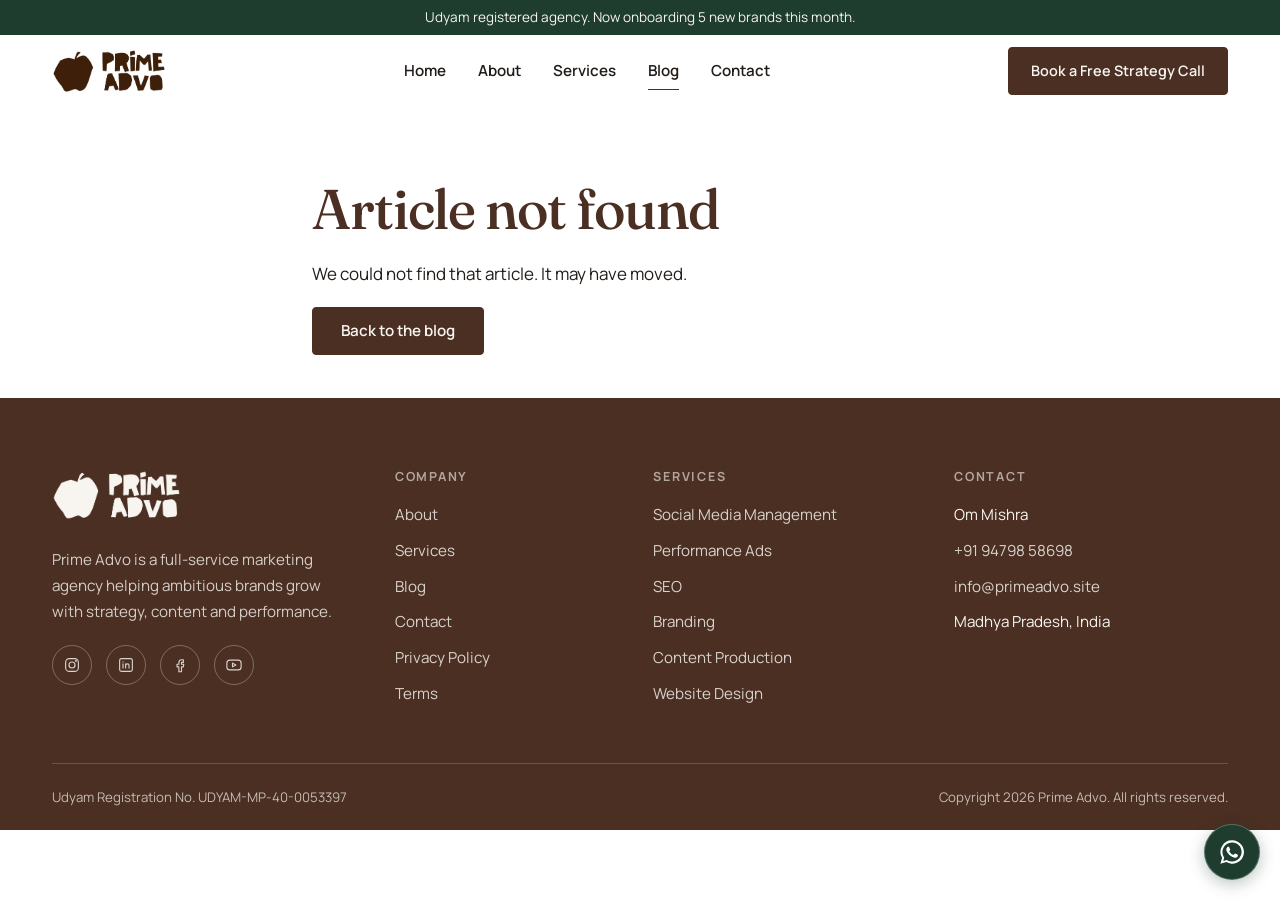
<file: blog-post.html>
<!DOCTYPE html>
<html lang="en" class="no-js">
<head>
<meta charset="utf-8">
<meta name="viewport" content="width=device-width, initial-scale=1">
<title>Article | Prime Advo</title>
<meta name="description" content="Marketing insights from the Prime Advo team.">
<meta property="og:type" content="article">
<meta property="og:site_name" content="Prime Advo">
<meta property="og:title" content="Prime Advo Blog">
<meta property="og:description" content="Marketing insights from the Prime Advo team.">
<meta property="og:image" content="">
<link rel="icon" href="assets/img/favicon.png" type="image/png">
<link rel="apple-touch-icon" href="assets/img/apple-touch-icon.png">
<meta name="theme-color" content="#4A2F22">
<link rel="preconnect" href="https://fonts.googleapis.com">
<link rel="preconnect" href="https://fonts.gstatic.com" crossorigin>
<link href="https://fonts.googleapis.com/css2?family=Fraunces:wght@500;600&family=Manrope:wght@400;500;600;700&display=swap" rel="stylesheet">
<link rel="stylesheet" href="css/style.css">
<!-- One reusable template. Articles live in the POSTS object in js/main.js and load via ?post=slug. -->
</head>
<body>
<a class="skip" href="#main">Skip to content</a>
<div class="announce">Udyam registered agency. Now onboarding 5 new brands this month.</div>
<header class="site-header">
  <div class="container nav">
    <a class="brand" href="index.html" aria-label="Prime Advo home"><img src="assets/img/logo.png" alt="Prime Advo" width="114" height="44"></a>
    <nav class="nav-links" aria-label="Primary">
      <a href="index.html">Home</a>
      <a href="about.html">About</a>
      <a href="services.html">Services</a>
      <a href="blog.html" aria-current="page">Blog</a>
      <a href="contact.html">Contact</a>
    </nav>
    <a class="btn nav-cta" href="contact.html">Book a Free Strategy Call</a>
    <button class="menu-btn" aria-label="Open menu" aria-expanded="false" aria-controls="mobile-menu"><svg class="icon" viewBox="0 0 24 24"><path d="M4 7h16M4 12h16M4 17h16"/></svg></button>
  </div>
</header>
<div class="scrim"></div>
<aside class="mobile-menu" id="mobile-menu" aria-label="Menu">
  <button class="close-btn" aria-label="Close menu"><svg class="icon" viewBox="0 0 24 24"><path d="M6 6l12 12M18 6L6 18"/></svg></button>
  <nav aria-label="Mobile">
    <a href="index.html">Home</a><a href="about.html">About</a><a href="services.html">Services</a><a href="blog.html">Blog</a><a href="contact.html">Contact</a>
  </nav>
  <a class="btn" href="contact.html">Book a Free Strategy Call</a>
</aside>

<main id="main"><div id="post-root"><noscript><div class="article"><p>Please enable JavaScript to read this article, or return to the <a href="blog.html">blog</a>.</p></div></noscript></div></main>

<footer class="footer">
  <div class="container">
    <div class="footer-grid">
      <div>
        <a class="brand" href="index.html" aria-label="Prime Advo home"><img src="assets/img/logo-light.png" alt="Prime Advo" width="130" height="50"></a>
        <p style="margin-top:18px;max-width:320px">Prime Advo is a full-service marketing agency helping ambitious brands grow with strategy, content and performance.</p>
        <div class="social">
          <a href="#" aria-label="Instagram"><svg class="icon" viewBox="0 0 24 24"><rect x="3.5" y="3.5" width="17" height="17" rx="5"/><circle cx="12" cy="12" r="4"/><circle cx="17.2" cy="6.8" r=".6"/></svg></a>
          <a href="#" aria-label="LinkedIn"><svg class="icon" viewBox="0 0 24 24"><rect x="3.5" y="3.5" width="17" height="17" rx="2.5"/><path d="M8 10.5V16M8 7.8v.1M11.5 16v-3.2a2.3 2.3 0 0 1 4.6 0V16M11.5 10.5V16"/></svg></a>
          <a href="#" aria-label="Facebook"><svg class="icon" viewBox="0 0 24 24"><path d="M14 8.5h2.5V5H14a3.5 3.5 0 0 0-3.5 3.5V11H8v3.5h2.5V21H14v-6.5h2.5L17 11h-3V8.5z"/></svg></a>
          <a href="#" aria-label="YouTube"><svg class="icon" viewBox="0 0 24 24"><rect x="2.5" y="5.5" width="19" height="13" rx="4"/><path d="M10 9.5v5l4.5-2.5z"/></svg></a>
        </div>
      </div>
      <div><h4>Company</h4><ul><li><a href="about.html">About</a></li><li><a href="services.html">Services</a></li><li><a href="blog.html">Blog</a></li><li><a href="contact.html">Contact</a></li><li><a href="privacy.html">Privacy Policy</a></li><li><a href="terms.html">Terms</a></li></ul></div>
      <div><h4>Services</h4><ul><li><a href="services.html#social">Social Media Management</a></li><li><a href="services.html#ads">Performance Ads</a></li><li><a href="services.html#seo">SEO</a></li><li><a href="services.html#branding">Branding</a></li><li><a href="services.html#content">Content Production</a></li><li><a href="services.html#website">Website Design</a></li></ul></div>
      <div><h4>Contact</h4><ul><li>Om Mishra</li><li><a href="tel:+919479858698">+91 94798 58698</a></li><li><a href="mailto:info@primeadvo.site">info@primeadvo.site</a></li><li>Madhya Pradesh, India</li></ul></div>
    </div>
    <div class="footer-bottom"><span>Udyam Registration No. UDYAM-MP-40-0053397</span><span>Copyright 2026 Prime Advo. All rights reserved.</span></div>
  </div>
</footer>

<a class="wa" href="https://wa.me/919479858698?text=Hi%20Prime%20Advo%2C%20I%20want%20to%20discuss%20my%20brand." target="_blank" rel="noopener" aria-label="Chat with Prime Advo on WhatsApp"><svg viewBox="0 0 24 24" aria-hidden="true"><path d="M12.04 2a9.9 9.9 0 0 0-8.5 15l-1.5 5 5.1-1.4A10 10 0 1 0 12.04 2zm0 18.2a8.2 8.2 0 0 1-4.2-1.15l-.3-.18-3 .8.8-2.9-.2-.3a8.2 8.2 0 1 1 6.9 3.73zm4.5-6.1c-.25-.12-1.46-.72-1.69-.8-.22-.08-.39-.12-.55.12-.16.25-.63.8-.78.96-.14.17-.29.18-.53.06a6.7 6.7 0 0 1-3.3-2.9c-.25-.43.25-.4.72-1.33.08-.16.04-.3-.02-.42-.06-.12-.55-1.33-.76-1.82-.2-.48-.4-.41-.55-.42h-.47c-.16 0-.43.06-.65.3-.22.25-.86.85-.86 2.07s.88 2.4 1 2.57c.12.16 1.74 2.65 4.2 3.72 1.56.67 2.17.73 2.95.62.48-.07 1.46-.6 1.67-1.18.2-.58.2-1.07.14-1.18-.06-.1-.22-.16-.47-.28z"/></svg></a>
<script src="js/main.js"></script>
</body>
</html>
</file>
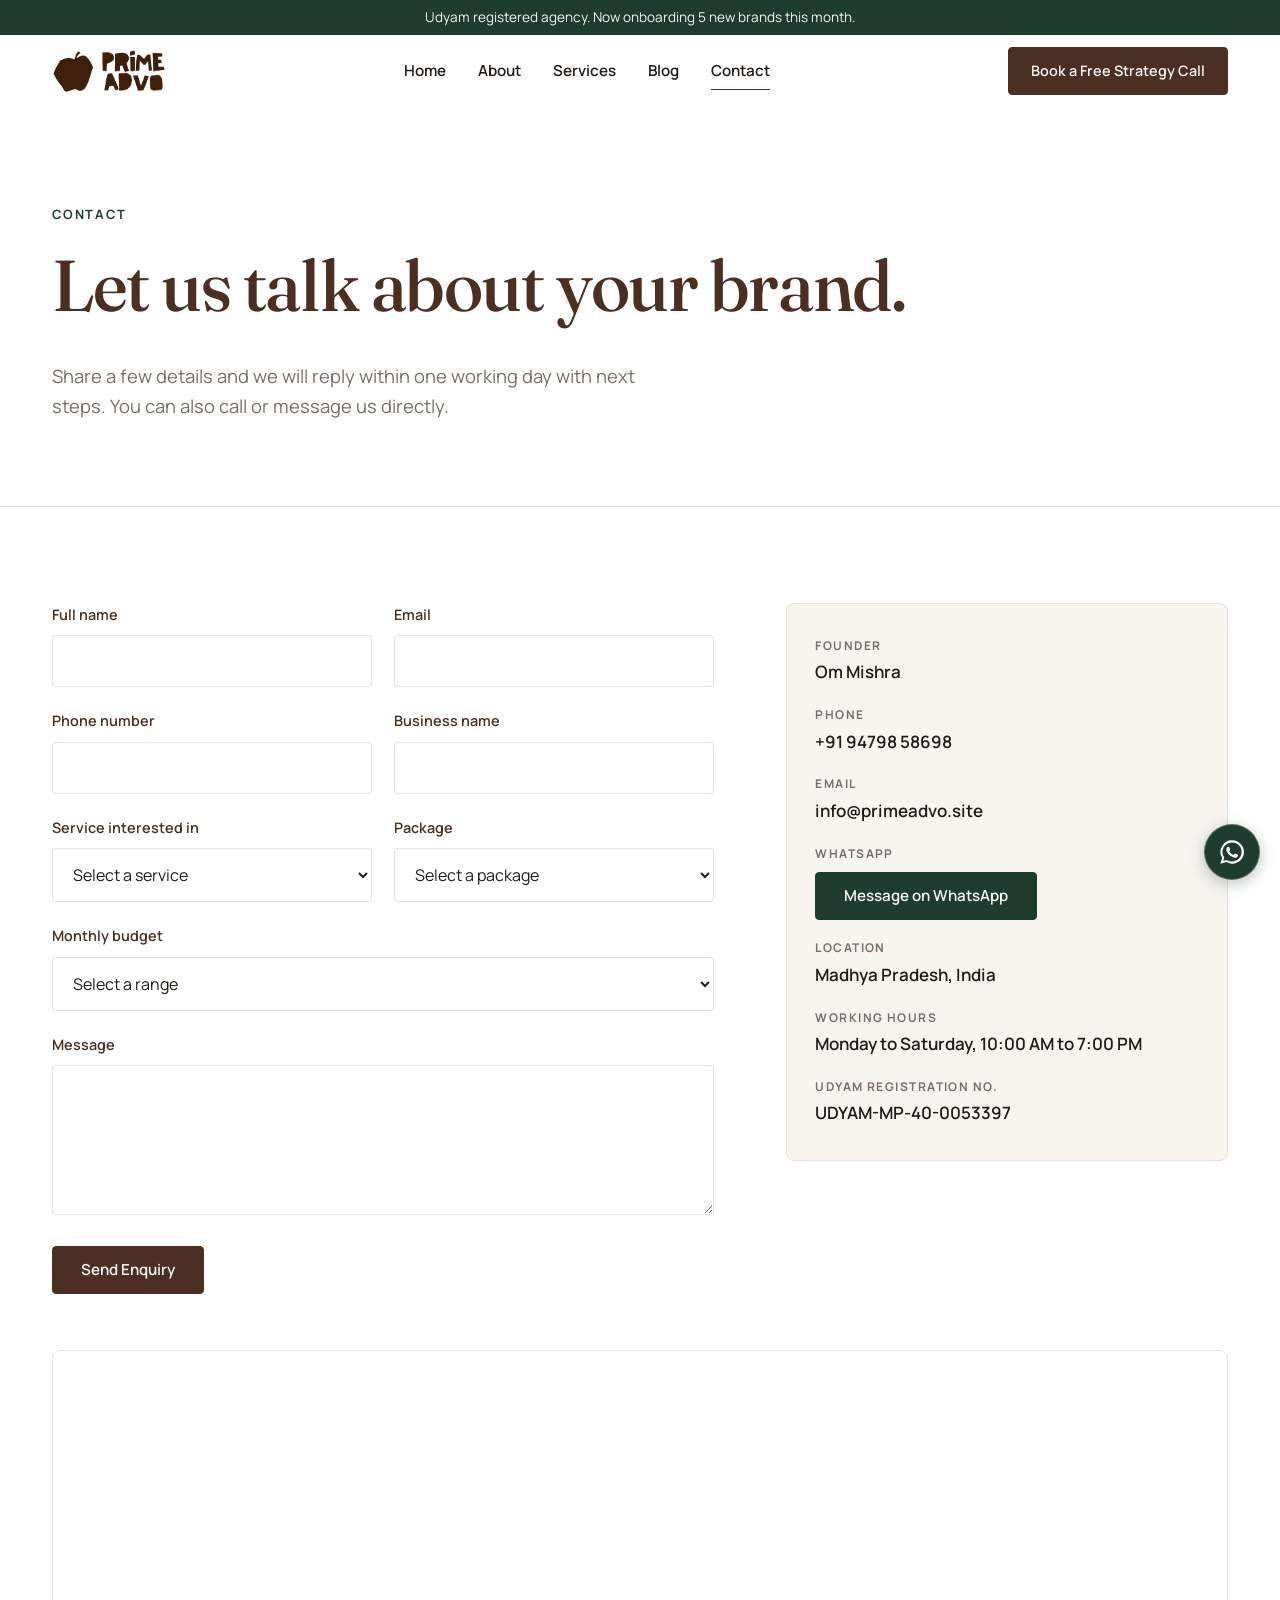
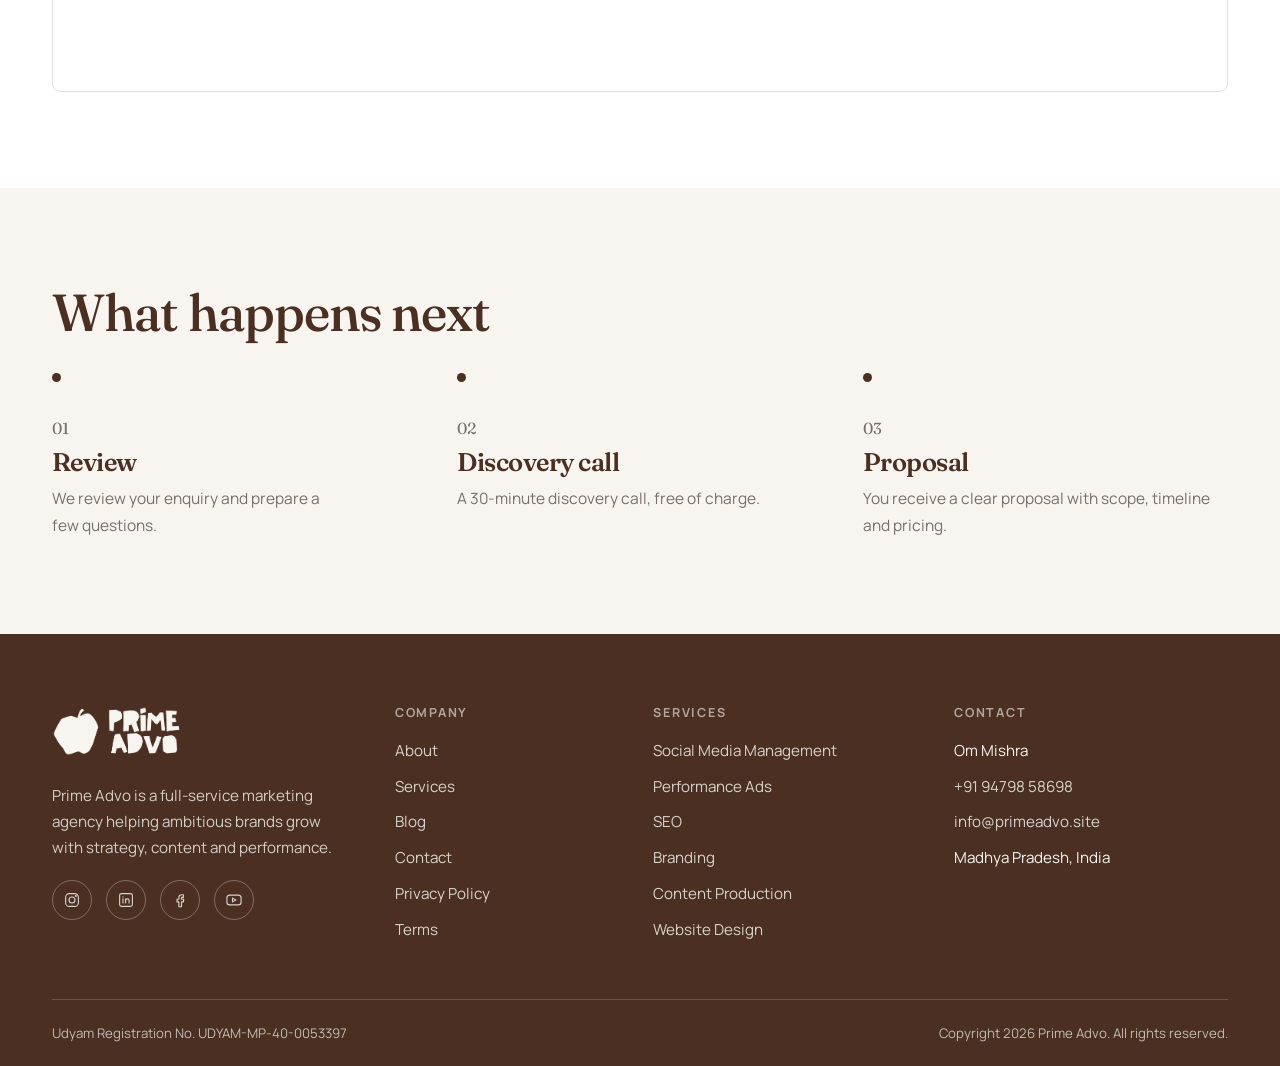
<file: contact.html>
<!DOCTYPE html>
<html lang="en" class="no-js">
<head>
<meta charset="utf-8">
<meta name="viewport" content="width=device-width, initial-scale=1">
<title>Contact Prime Advo | Book a Free Strategy Call</title>
<meta name="description" content="Share a few details and Prime Advo will reply within one working day. Call +91 94798 58698, email, or message on WhatsApp. Free 30-minute discovery call.">
<meta property="og:type" content="website">
<meta property="og:site_name" content="Prime Advo">
<meta property="og:title" content="Contact Prime Advo">
<meta property="og:description" content="Tell us about your brand. We reply within one working day.">
<meta property="og:image" content="https://images.unsplash.com/photo-1522071820081-009f0129c71c?auto=format&fit=crop&w=1200&q=80">
<meta property="og:url" content="https://www.primeadvo.com/contact.html">
<link rel="icon" href="assets/img/favicon.png" type="image/png">
<link rel="apple-touch-icon" href="assets/img/apple-touch-icon.png">
<meta name="theme-color" content="#4A2F22">
<link rel="preconnect" href="https://fonts.googleapis.com">
<link rel="preconnect" href="https://fonts.gstatic.com" crossorigin>
<link href="https://fonts.googleapis.com/css2?family=Fraunces:wght@500;600&family=Manrope:wght@400;500;600;700&display=swap" rel="stylesheet">
<link rel="stylesheet" href="css/style.css">
</head>
<body>
<a class="skip" href="#main">Skip to content</a>
<div class="announce">Udyam registered agency. Now onboarding 5 new brands this month.</div>
<header class="site-header">
  <div class="container nav">
    <a class="brand" href="index.html" aria-label="Prime Advo home"><img src="assets/img/logo.png" alt="Prime Advo" width="114" height="44"></a>
    <nav class="nav-links" aria-label="Primary">
      <a href="index.html">Home</a>
      <a href="about.html">About</a>
      <a href="services.html">Services</a>
      <a href="blog.html">Blog</a>
      <a href="contact.html" aria-current="page">Contact</a>
    </nav>
    <a class="btn nav-cta" href="contact.html">Book a Free Strategy Call</a>
    <button class="menu-btn" aria-label="Open menu" aria-expanded="false" aria-controls="mobile-menu"><svg class="icon" viewBox="0 0 24 24"><path d="M4 7h16M4 12h16M4 17h16"/></svg></button>
  </div>
</header>
<div class="scrim"></div>
<aside class="mobile-menu" id="mobile-menu" aria-label="Menu">
  <button class="close-btn" aria-label="Close menu"><svg class="icon" viewBox="0 0 24 24"><path d="M6 6l12 12M18 6L6 18"/></svg></button>
  <nav aria-label="Mobile">
    <a href="index.html">Home</a><a href="about.html">About</a><a href="services.html">Services</a><a href="blog.html">Blog</a><a href="contact.html">Contact</a>
  </nav>
  <a class="btn" href="contact.html">Book a Free Strategy Call</a>
</aside>

<main id="main">
<section class="page-hero">
  <div class="container">
    <span class="label">Contact</span>
    <h1>Let us talk about your brand.</h1>
    <p class="lead">Share a few details and we will reply within one working day with next steps. You can also call or message us directly.</p>
  </div>
</section>

<section class="section">
  <div class="container">
    <div class="contact-grid">
      <div>
        <form class="form" id="contact-form" novalidate>
          <div class="row-2">
            <div class="field"><label for="name">Full name</label><input type="text" id="name" name="name" autocomplete="name" required aria-describedby="name-err"><div class="err" id="name-err" role="alert"></div></div>
            <div class="field"><label for="email">Email</label><input type="email" id="email" name="email" autocomplete="email" required aria-describedby="email-err"><div class="err" id="email-err" role="alert"></div></div>
          </div>
          <div class="row-2">
            <div class="field"><label for="phone">Phone number</label><input type="tel" id="phone" name="phone" autocomplete="tel" inputmode="tel" required aria-describedby="phone-err"><div class="err" id="phone-err" role="alert"></div></div>
            <div class="field"><label for="business">Business name</label><input type="text" id="business" name="business" autocomplete="organization"></div>
          </div>
          <div class="row-2">
            <div class="field"><label for="service">Service interested in</label>
              <select id="service" name="service" required aria-describedby="service-err">
                <option value="">Select a service</option>
                <option>Social Media Management</option><option>Performance Ads</option><option>SEO</option><option>Branding</option><option>Content and Video</option><option>Website</option><option>Full Package</option>
              </select><div class="err" id="service-err" role="alert"></div></div>
            <div class="field"><label for="package">Package</label>
              <select id="package" name="package">
                <option value="">Select a package</option>
                <option value="starter">Starter</option><option value="growth">Growth</option><option value="scale">Scale</option><option value="prime">Prime</option><option value="not-sure">Not sure</option>
              </select></div>
          </div>
          <div class="field"><label for="budget">Monthly budget</label>
            <select id="budget" name="budget" required aria-describedby="budget-err">
              <option value="">Select a range</option>
              <option>Under Rs 10,000</option><option>Rs 10,000 to Rs 20,000</option><option>Rs 20,000 to Rs 40,000</option><option>Rs 40,000 to Rs 75,000</option><option>Above Rs 75,000</option><option>Not sure yet</option>
            </select><div class="err" id="budget-err" role="alert"></div></div>
          <div class="field"><label for="message">Message</label><textarea id="message" name="message" required aria-describedby="message-err"></textarea><div class="err" id="message-err" role="alert"></div></div>
          <input type="text" name="_honey" tabindex="-1" autocomplete="off" aria-hidden="true" style="position:absolute;left:-9999px;opacity:0">
          <div><button class="btn" type="submit">Send Enquiry</button></div>
        </form>
        <div class="form-success" id="form-success" role="status">
          <h3>Enquiry received</h3>
          <p>Thank you. Your enquiry has been received and our team will contact you within one working day.</p>
        </div>
      </div>

      <aside class="details" aria-label="Contact details">
        <dl>
          <div><dt>Founder</dt><dd>Om Mishra</dd></div>
          <div><dt>Phone</dt><dd><a href="tel:+919479858698">+91 94798 58698</a></dd></div>
          <div><dt>Email</dt><dd><a href="mailto:info@primeadvo.site">info@primeadvo.site</a></dd></div>
          <div><dt>WhatsApp</dt><dd><a class="btn" style="margin-top:6px;display:inline-block;background:var(--forest);border-color:var(--forest);text-decoration:none" href="https://wa.me/919479858698?text=Hi%20Prime%20Advo%2C%20I%20want%20to%20discuss%20my%20brand." target="_blank" rel="noopener">Message on WhatsApp</a></dd></div>
          <div><dt>Location</dt><dd>Madhya Pradesh, India</dd></div>
          <div><dt>Working hours</dt><dd>Monday to Saturday, 10:00 AM to 7:00 PM</dd></div>
          <div><dt>Udyam Registration No.</dt><dd>UDYAM-MP-40-0053397</dd></div>
        </dl>
      </aside>
    </div>

    <div class="map"><iframe title="Map showing Prime Advo location in Madhya Pradesh" src="https://www.google.com/maps?q=Madhya+Pradesh,+India&amp;output=embed" loading="lazy" referrerpolicy="no-referrer-when-downgrade"></iframe></div>
  </div>
</section>

<section class="section bg-cream" aria-labelledby="next-h">
  <div class="container">
    <h2 id="next-h">What happens next</h2>
    <div class="next">
      <div class="step reveal"><span class="n">01</span><h3>Review</h3><p>We review your enquiry and prepare a few questions.</p></div>
      <div class="step reveal"><span class="n">02</span><h3>Discovery call</h3><p>A 30-minute discovery call, free of charge.</p></div>
      <div class="step reveal"><span class="n">03</span><h3>Proposal</h3><p>You receive a clear proposal with scope, timeline and pricing.</p></div>
    </div>
  </div>
</section>
</main>

<footer class="footer">
  <div class="container">
    <div class="footer-grid">
      <div>
        <a class="brand" href="index.html" aria-label="Prime Advo home"><img src="assets/img/logo-light.png" alt="Prime Advo" width="130" height="50"></a>
        <p style="margin-top:18px;max-width:320px">Prime Advo is a full-service marketing agency helping ambitious brands grow with strategy, content and performance.</p>
        <div class="social">
          <a href="#" aria-label="Instagram"><svg class="icon" viewBox="0 0 24 24"><rect x="3.5" y="3.5" width="17" height="17" rx="5"/><circle cx="12" cy="12" r="4"/><circle cx="17.2" cy="6.8" r=".6"/></svg></a>
          <a href="#" aria-label="LinkedIn"><svg class="icon" viewBox="0 0 24 24"><rect x="3.5" y="3.5" width="17" height="17" rx="2.5"/><path d="M8 10.5V16M8 7.8v.1M11.5 16v-3.2a2.3 2.3 0 0 1 4.6 0V16M11.5 10.5V16"/></svg></a>
          <a href="#" aria-label="Facebook"><svg class="icon" viewBox="0 0 24 24"><path d="M14 8.5h2.5V5H14a3.5 3.5 0 0 0-3.5 3.5V11H8v3.5h2.5V21H14v-6.5h2.5L17 11h-3V8.5z"/></svg></a>
          <a href="#" aria-label="YouTube"><svg class="icon" viewBox="0 0 24 24"><rect x="2.5" y="5.5" width="19" height="13" rx="4"/><path d="M10 9.5v5l4.5-2.5z"/></svg></a>
        </div>
      </div>
      <div><h4>Company</h4><ul><li><a href="about.html">About</a></li><li><a href="services.html">Services</a></li><li><a href="blog.html">Blog</a></li><li><a href="contact.html">Contact</a></li><li><a href="privacy.html">Privacy Policy</a></li><li><a href="terms.html">Terms</a></li></ul></div>
      <div><h4>Services</h4><ul><li><a href="services.html#social">Social Media Management</a></li><li><a href="services.html#ads">Performance Ads</a></li><li><a href="services.html#seo">SEO</a></li><li><a href="services.html#branding">Branding</a></li><li><a href="services.html#content">Content Production</a></li><li><a href="services.html#website">Website Design</a></li></ul></div>
      <div><h4>Contact</h4><ul><li>Om Mishra</li><li><a href="tel:+919479858698">+91 94798 58698</a></li><li><a href="mailto:info@primeadvo.site">info@primeadvo.site</a></li><li>Madhya Pradesh, India</li></ul></div>
    </div>
    <div class="footer-bottom"><span>Udyam Registration No. UDYAM-MP-40-0053397</span><span>Copyright 2026 Prime Advo. All rights reserved.</span></div>
  </div>
</footer>

<a class="wa" href="https://wa.me/919479858698?text=Hi%20Prime%20Advo%2C%20I%20want%20to%20discuss%20my%20brand." target="_blank" rel="noopener" aria-label="Chat with Prime Advo on WhatsApp"><svg viewBox="0 0 24 24" aria-hidden="true"><path d="M12.04 2a9.9 9.9 0 0 0-8.5 15l-1.5 5 5.1-1.4A10 10 0 1 0 12.04 2zm0 18.2a8.2 8.2 0 0 1-4.2-1.15l-.3-.18-3 .8.8-2.9-.2-.3a8.2 8.2 0 1 1 6.9 3.73zm4.5-6.1c-.25-.12-1.46-.72-1.69-.8-.22-.08-.39-.12-.55.12-.16.25-.63.8-.78.96-.14.17-.29.18-.53.06a6.7 6.7 0 0 1-3.3-2.9c-.25-.43.25-.4.72-1.33.08-.16.04-.3-.02-.42-.06-.12-.55-1.33-.76-1.82-.2-.48-.4-.41-.55-.42h-.47c-.16 0-.43.06-.65.3-.22.25-.86.85-.86 2.07s.88 2.4 1 2.57c.12.16 1.74 2.65 4.2 3.72 1.56.67 2.17.73 2.95.62.48-.07 1.46-.6 1.67-1.18.2-.58.2-1.07.14-1.18-.06-.1-.22-.16-.47-.28z"/></svg></a>
<script src="js/main.js"></script>
</body>
</html>
</file>
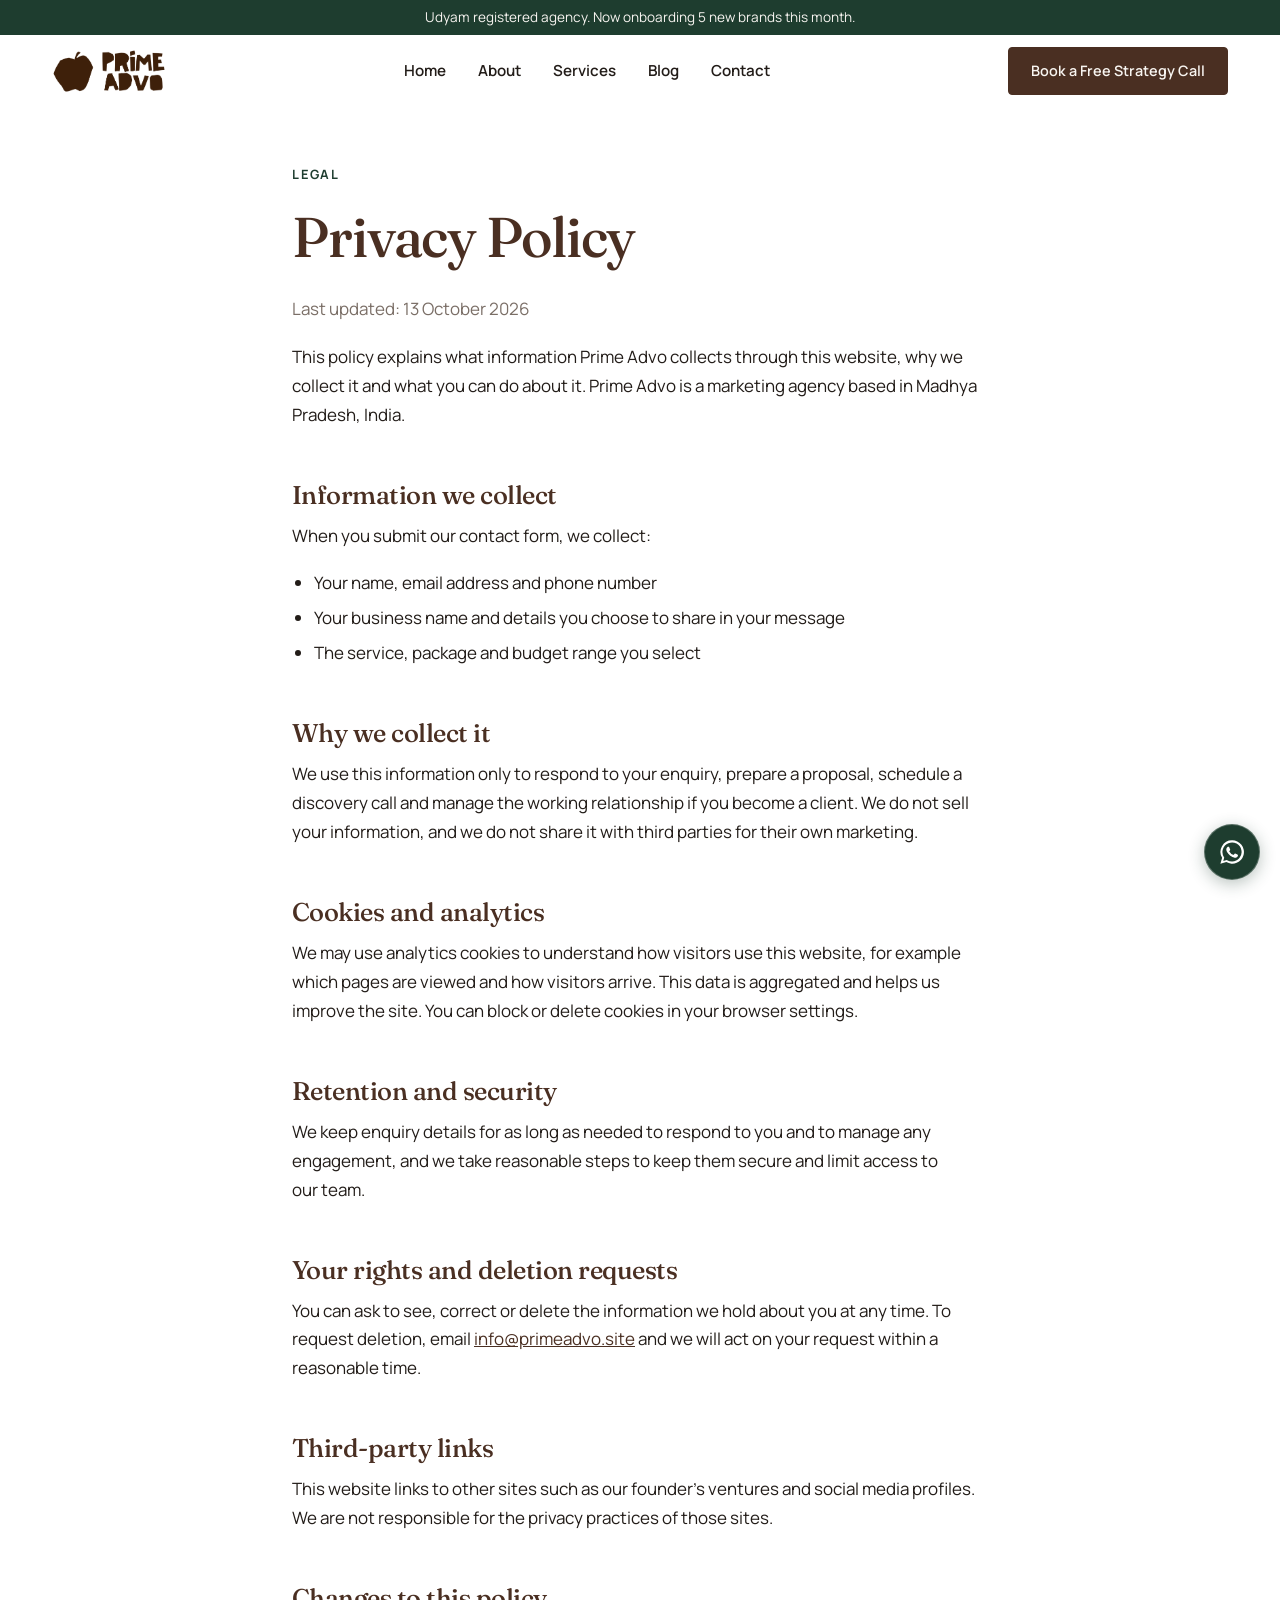
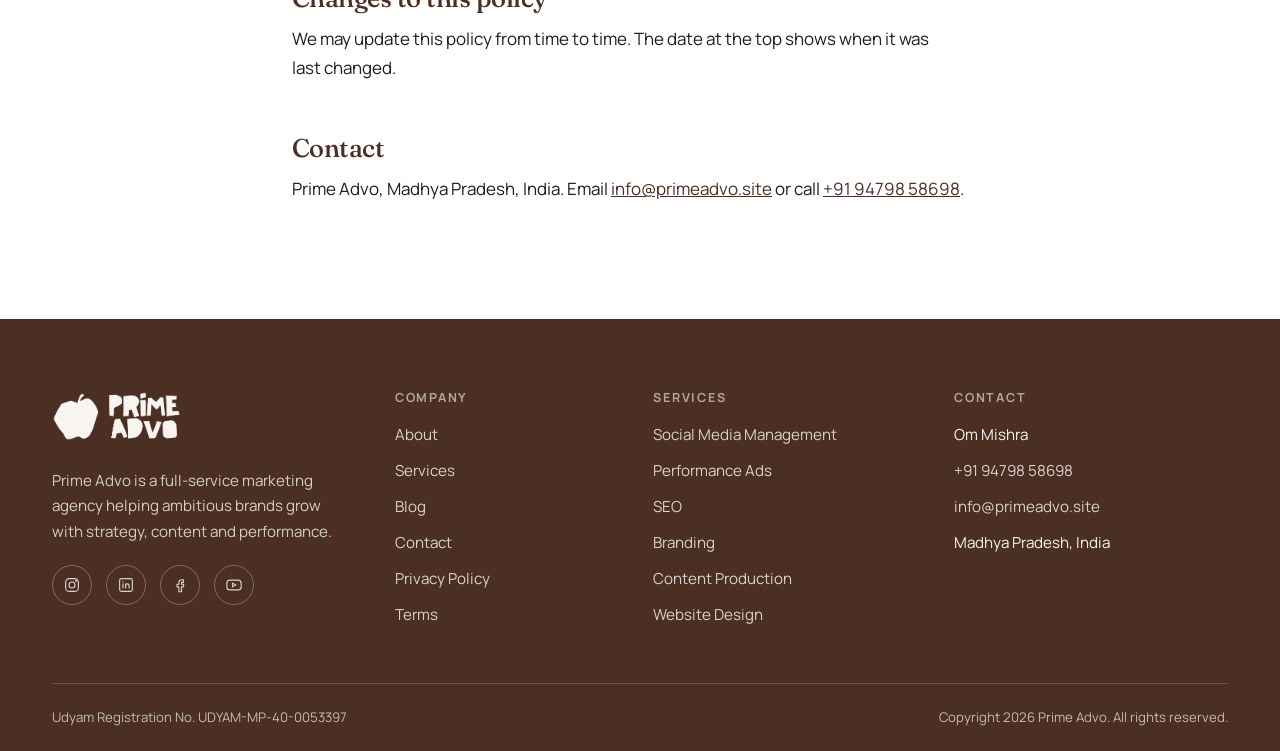
<file: privacy.html>
<!DOCTYPE html>
<html lang="en" class="no-js">
<head>
<meta charset="utf-8">
<meta name="viewport" content="width=device-width, initial-scale=1">
<title>Privacy Policy | Prime Advo</title>
<meta name="description" content="How Prime Advo collects, uses and protects the information you share through our contact form and website.">
<meta property="og:type" content="website">
<meta property="og:site_name" content="Prime Advo">
<meta property="og:title" content="Privacy Policy | Prime Advo">
<meta property="og:description" content="What data we collect, why, and how to request deletion.">
<meta property="og:url" content="https://www.primeadvo.com/privacy.html">
<link rel="icon" href="assets/img/favicon.png" type="image/png">
<link rel="apple-touch-icon" href="assets/img/apple-touch-icon.png">
<meta name="theme-color" content="#4A2F22">
<link rel="preconnect" href="https://fonts.googleapis.com">
<link rel="preconnect" href="https://fonts.gstatic.com" crossorigin>
<link href="https://fonts.googleapis.com/css2?family=Fraunces:wght@500;600&family=Manrope:wght@400;500;600;700&display=swap" rel="stylesheet">
<link rel="stylesheet" href="css/style.css">
</head>
<body>
<a class="skip" href="#main">Skip to content</a>
<div class="announce">Udyam registered agency. Now onboarding 5 new brands this month.</div>
<header class="site-header">
  <div class="container nav">
    <a class="brand" href="index.html" aria-label="Prime Advo home"><img src="assets/img/logo.png" alt="Prime Advo" width="114" height="44"></a>
    <nav class="nav-links" aria-label="Primary">
      <a href="index.html">Home</a>
      <a href="about.html">About</a>
      <a href="services.html">Services</a>
      <a href="blog.html">Blog</a>
      <a href="contact.html">Contact</a>
    </nav>
    <a class="btn nav-cta" href="contact.html">Book a Free Strategy Call</a>
    <button class="menu-btn" aria-label="Open menu" aria-expanded="false" aria-controls="mobile-menu"><svg class="icon" viewBox="0 0 24 24"><path d="M4 7h16M4 12h16M4 17h16"/></svg></button>
  </div>
</header>
<div class="scrim"></div>
<aside class="mobile-menu" id="mobile-menu" aria-label="Menu">
  <button class="close-btn" aria-label="Close menu"><svg class="icon" viewBox="0 0 24 24"><path d="M6 6l12 12M18 6L6 18"/></svg></button>
  <nav aria-label="Mobile">
    <a href="index.html">Home</a><a href="about.html">About</a><a href="services.html">Services</a><a href="blog.html">Blog</a><a href="contact.html">Contact</a>
  </nav>
  <a class="btn" href="contact.html">Book a Free Strategy Call</a>
</aside>

<main id="main">
<article class="legal">
  <span class="label">Legal</span>
  <h1>Privacy Policy</h1>
  <p style="color:var(--muted)">Last updated: 13 October 2026</p>
  <p>This policy explains what information Prime Advo collects through this website, why we collect it and what you can do about it. Prime Advo is a marketing agency based in Madhya Pradesh, India.</p>

  <h2>Information we collect</h2>
  <p>When you submit our contact form, we collect:</p>
  <ul>
    <li>Your name, email address and phone number</li>
    <li>Your business name and details you choose to share in your message</li>
    <li>The service, package and budget range you select</li>
  </ul>

  <h2>Why we collect it</h2>
  <p>We use this information only to respond to your enquiry, prepare a proposal, schedule a discovery call and manage the working relationship if you become a client. We do not sell your information, and we do not share it with third parties for their own marketing.</p>

  <h2>Cookies and analytics</h2>
  <p>We may use analytics cookies to understand how visitors use this website, for example which pages are viewed and how visitors arrive. This data is aggregated and helps us improve the site. You can block or delete cookies in your browser settings.</p>

  <h2>Retention and security</h2>
  <p>We keep enquiry details for as long as needed to respond to you and to manage any engagement, and we take reasonable steps to keep them secure and limit access to our team.</p>

  <h2>Your rights and deletion requests</h2>
  <p>You can ask to see, correct or delete the information we hold about you at any time. To request deletion, email <a href="mailto:info@primeadvo.site">info@primeadvo.site</a> and we will act on your request within a reasonable time.</p>

  <h2>Third-party links</h2>
  <p>This website links to other sites such as our founder's ventures and social media profiles. We are not responsible for the privacy practices of those sites.</p>

  <h2>Changes to this policy</h2>
  <p>We may update this policy from time to time. The date at the top shows when it was last changed.</p>

  <h2>Contact</h2>
  <p>Prime Advo, Madhya Pradesh, India. Email <a href="mailto:info@primeadvo.site">info@primeadvo.site</a> or call <a href="tel:+919479858698">+91 94798 58698</a>.</p>
</article>
</main>

<footer class="footer">
  <div class="container">
    <div class="footer-grid">
      <div>
        <a class="brand" href="index.html" aria-label="Prime Advo home"><img src="assets/img/logo-light.png" alt="Prime Advo" width="130" height="50"></a>
        <p style="margin-top:18px;max-width:320px">Prime Advo is a full-service marketing agency helping ambitious brands grow with strategy, content and performance.</p>
        <div class="social">
          <a href="#" aria-label="Instagram"><svg class="icon" viewBox="0 0 24 24"><rect x="3.5" y="3.5" width="17" height="17" rx="5"/><circle cx="12" cy="12" r="4"/><circle cx="17.2" cy="6.8" r=".6"/></svg></a>
          <a href="#" aria-label="LinkedIn"><svg class="icon" viewBox="0 0 24 24"><rect x="3.5" y="3.5" width="17" height="17" rx="2.5"/><path d="M8 10.5V16M8 7.8v.1M11.5 16v-3.2a2.3 2.3 0 0 1 4.6 0V16M11.5 10.5V16"/></svg></a>
          <a href="#" aria-label="Facebook"><svg class="icon" viewBox="0 0 24 24"><path d="M14 8.5h2.5V5H14a3.5 3.5 0 0 0-3.5 3.5V11H8v3.5h2.5V21H14v-6.5h2.5L17 11h-3V8.5z"/></svg></a>
          <a href="#" aria-label="YouTube"><svg class="icon" viewBox="0 0 24 24"><rect x="2.5" y="5.5" width="19" height="13" rx="4"/><path d="M10 9.5v5l4.5-2.5z"/></svg></a>
        </div>
      </div>
      <div><h4>Company</h4><ul><li><a href="about.html">About</a></li><li><a href="services.html">Services</a></li><li><a href="blog.html">Blog</a></li><li><a href="contact.html">Contact</a></li><li><a href="privacy.html">Privacy Policy</a></li><li><a href="terms.html">Terms</a></li></ul></div>
      <div><h4>Services</h4><ul><li><a href="services.html#social">Social Media Management</a></li><li><a href="services.html#ads">Performance Ads</a></li><li><a href="services.html#seo">SEO</a></li><li><a href="services.html#branding">Branding</a></li><li><a href="services.html#content">Content Production</a></li><li><a href="services.html#website">Website Design</a></li></ul></div>
      <div><h4>Contact</h4><ul><li>Om Mishra</li><li><a href="tel:+919479858698">+91 94798 58698</a></li><li><a href="mailto:info@primeadvo.site">info@primeadvo.site</a></li><li>Madhya Pradesh, India</li></ul></div>
    </div>
    <div class="footer-bottom"><span>Udyam Registration No. UDYAM-MP-40-0053397</span><span>Copyright 2026 Prime Advo. All rights reserved.</span></div>
  </div>
</footer>

<a class="wa" href="https://wa.me/919479858698?text=Hi%20Prime%20Advo%2C%20I%20want%20to%20discuss%20my%20brand." target="_blank" rel="noopener" aria-label="Chat with Prime Advo on WhatsApp"><svg viewBox="0 0 24 24" aria-hidden="true"><path d="M12.04 2a9.9 9.9 0 0 0-8.5 15l-1.5 5 5.1-1.4A10 10 0 1 0 12.04 2zm0 18.2a8.2 8.2 0 0 1-4.2-1.15l-.3-.18-3 .8.8-2.9-.2-.3a8.2 8.2 0 1 1 6.9 3.73zm4.5-6.1c-.25-.12-1.46-.72-1.69-.8-.22-.08-.39-.12-.55.12-.16.25-.63.8-.78.96-.14.17-.29.18-.53.06a6.7 6.7 0 0 1-3.3-2.9c-.25-.43.25-.4.72-1.33.08-.16.04-.3-.02-.42-.06-.12-.55-1.33-.76-1.82-.2-.48-.4-.41-.55-.42h-.47c-.16 0-.43.06-.65.3-.22.25-.86.85-.86 2.07s.88 2.4 1 2.57c.12.16 1.74 2.65 4.2 3.72 1.56.67 2.17.73 2.95.62.48-.07 1.46-.6 1.67-1.18.2-.58.2-1.07.14-1.18-.06-.1-.22-.16-.47-.28z"/></svg></a>
<script src="js/main.js"></script>
</body>
</html>
</file>
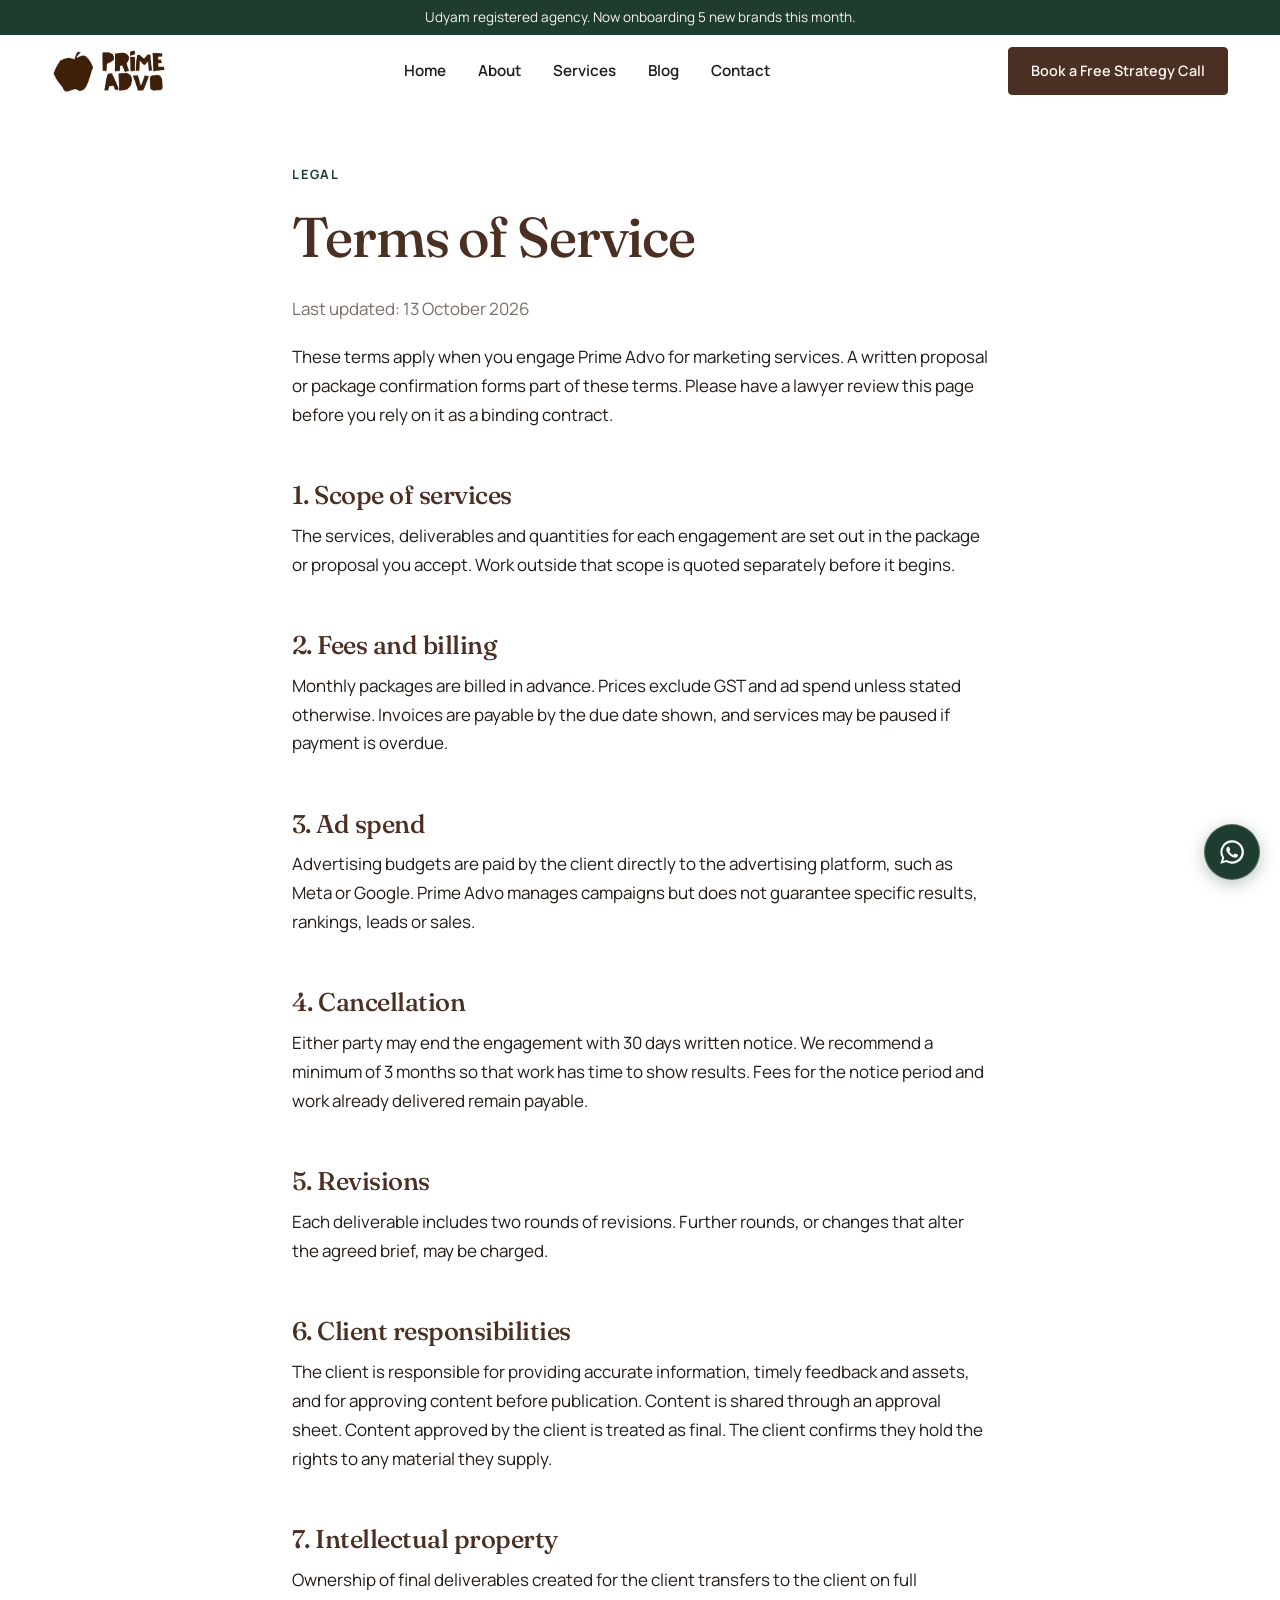
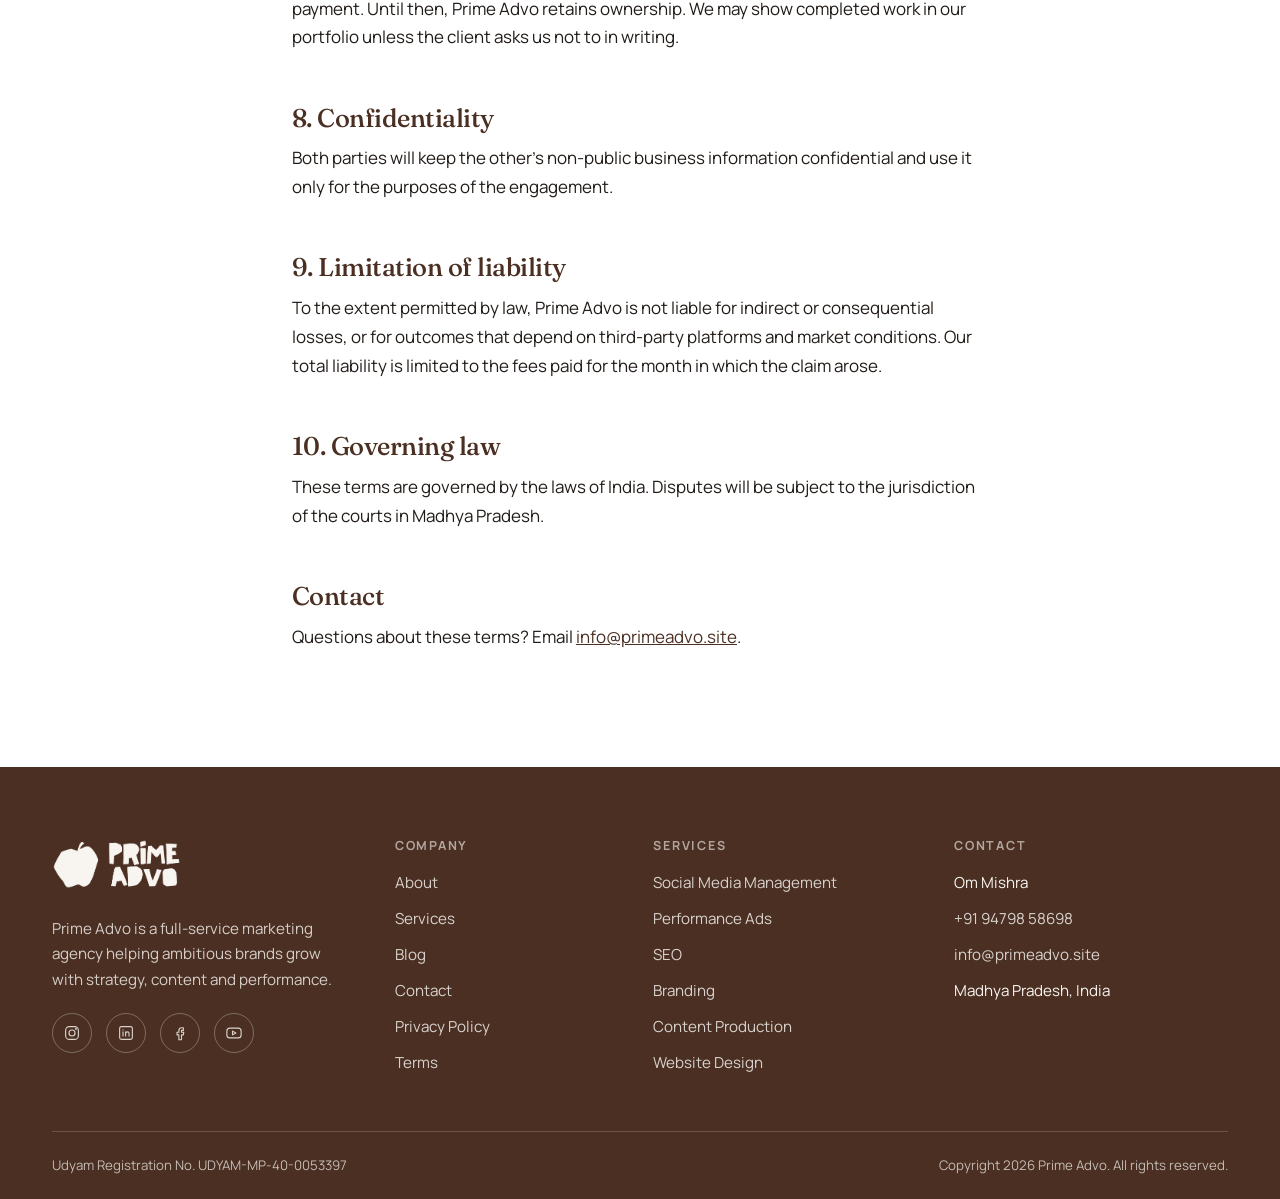
<file: terms.html>
<!DOCTYPE html>
<html lang="en" class="no-js">
<head>
<meta charset="utf-8">
<meta name="viewport" content="width=device-width, initial-scale=1">
<title>Terms of Service | Prime Advo</title>
<meta name="description" content="Prime Advo terms of service: scope, monthly billing, cancellation notice, revisions, approvals, ad spend, intellectual property and governing law.">
<meta property="og:type" content="website">
<meta property="og:site_name" content="Prime Advo">
<meta property="og:title" content="Terms of Service | Prime Advo">
<meta property="og:description" content="The terms that govern working with Prime Advo.">
<meta property="og:url" content="https://www.primeadvo.com/terms.html">
<link rel="icon" href="assets/img/favicon.png" type="image/png">
<link rel="apple-touch-icon" href="assets/img/apple-touch-icon.png">
<meta name="theme-color" content="#4A2F22">
<link rel="preconnect" href="https://fonts.googleapis.com">
<link rel="preconnect" href="https://fonts.gstatic.com" crossorigin>
<link href="https://fonts.googleapis.com/css2?family=Fraunces:wght@500;600&family=Manrope:wght@400;500;600;700&display=swap" rel="stylesheet">
<link rel="stylesheet" href="css/style.css">
</head>
<body>
<a class="skip" href="#main">Skip to content</a>
<div class="announce">Udyam registered agency. Now onboarding 5 new brands this month.</div>
<header class="site-header">
  <div class="container nav">
    <a class="brand" href="index.html" aria-label="Prime Advo home"><img src="assets/img/logo.png" alt="Prime Advo" width="114" height="44"></a>
    <nav class="nav-links" aria-label="Primary">
      <a href="index.html">Home</a>
      <a href="about.html">About</a>
      <a href="services.html">Services</a>
      <a href="blog.html">Blog</a>
      <a href="contact.html">Contact</a>
    </nav>
    <a class="btn nav-cta" href="contact.html">Book a Free Strategy Call</a>
    <button class="menu-btn" aria-label="Open menu" aria-expanded="false" aria-controls="mobile-menu"><svg class="icon" viewBox="0 0 24 24"><path d="M4 7h16M4 12h16M4 17h16"/></svg></button>
  </div>
</header>
<div class="scrim"></div>
<aside class="mobile-menu" id="mobile-menu" aria-label="Menu">
  <button class="close-btn" aria-label="Close menu"><svg class="icon" viewBox="0 0 24 24"><path d="M6 6l12 12M18 6L6 18"/></svg></button>
  <nav aria-label="Mobile">
    <a href="index.html">Home</a><a href="about.html">About</a><a href="services.html">Services</a><a href="blog.html">Blog</a><a href="contact.html">Contact</a>
  </nav>
  <a class="btn" href="contact.html">Book a Free Strategy Call</a>
</aside>

<main id="main">
<article class="legal">
  <span class="label">Legal</span>
  <h1>Terms of Service</h1>
  <p style="color:var(--muted)">Last updated: 13 October 2026</p>
  <p>These terms apply when you engage Prime Advo for marketing services. A written proposal or package confirmation forms part of these terms. Please have a lawyer review this page before you rely on it as a binding contract.</p>

  <h2>1. Scope of services</h2>
  <p>The services, deliverables and quantities for each engagement are set out in the package or proposal you accept. Work outside that scope is quoted separately before it begins.</p>

  <h2>2. Fees and billing</h2>
  <p>Monthly packages are billed in advance. Prices exclude GST and ad spend unless stated otherwise. Invoices are payable by the due date shown, and services may be paused if payment is overdue.</p>

  <h2>3. Ad spend</h2>
  <p>Advertising budgets are paid by the client directly to the advertising platform, such as Meta or Google. Prime Advo manages campaigns but does not guarantee specific results, rankings, leads or sales.</p>

  <h2>4. Cancellation</h2>
  <p>Either party may end the engagement with 30 days written notice. We recommend a minimum of 3 months so that work has time to show results. Fees for the notice period and work already delivered remain payable.</p>

  <h2>5. Revisions</h2>
  <p>Each deliverable includes two rounds of revisions. Further rounds, or changes that alter the agreed brief, may be charged.</p>

  <h2>6. Client responsibilities</h2>
  <p>The client is responsible for providing accurate information, timely feedback and assets, and for approving content before publication. Content is shared through an approval sheet. Content approved by the client is treated as final. The client confirms they hold the rights to any material they supply.</p>

  <h2>7. Intellectual property</h2>
  <p>Ownership of final deliverables created for the client transfers to the client on full payment. Until then, Prime Advo retains ownership. We may show completed work in our portfolio unless the client asks us not to in writing.</p>

  <h2>8. Confidentiality</h2>
  <p>Both parties will keep the other's non-public business information confidential and use it only for the purposes of the engagement.</p>

  <h2>9. Limitation of liability</h2>
  <p>To the extent permitted by law, Prime Advo is not liable for indirect or consequential losses, or for outcomes that depend on third-party platforms and market conditions. Our total liability is limited to the fees paid for the month in which the claim arose.</p>

  <h2>10. Governing law</h2>
  <p>These terms are governed by the laws of India. Disputes will be subject to the jurisdiction of the courts in Madhya Pradesh.</p>

  <h2>Contact</h2>
  <p>Questions about these terms? Email <a href="mailto:info@primeadvo.site">info@primeadvo.site</a>.</p>
</article>
</main>

<footer class="footer">
  <div class="container">
    <div class="footer-grid">
      <div>
        <a class="brand" href="index.html" aria-label="Prime Advo home"><img src="assets/img/logo-light.png" alt="Prime Advo" width="130" height="50"></a>
        <p style="margin-top:18px;max-width:320px">Prime Advo is a full-service marketing agency helping ambitious brands grow with strategy, content and performance.</p>
        <div class="social">
          <a href="#" aria-label="Instagram"><svg class="icon" viewBox="0 0 24 24"><rect x="3.5" y="3.5" width="17" height="17" rx="5"/><circle cx="12" cy="12" r="4"/><circle cx="17.2" cy="6.8" r=".6"/></svg></a>
          <a href="#" aria-label="LinkedIn"><svg class="icon" viewBox="0 0 24 24"><rect x="3.5" y="3.5" width="17" height="17" rx="2.5"/><path d="M8 10.5V16M8 7.8v.1M11.5 16v-3.2a2.3 2.3 0 0 1 4.6 0V16M11.5 10.5V16"/></svg></a>
          <a href="#" aria-label="Facebook"><svg class="icon" viewBox="0 0 24 24"><path d="M14 8.5h2.5V5H14a3.5 3.5 0 0 0-3.5 3.5V11H8v3.5h2.5V21H14v-6.5h2.5L17 11h-3V8.5z"/></svg></a>
          <a href="#" aria-label="YouTube"><svg class="icon" viewBox="0 0 24 24"><rect x="2.5" y="5.5" width="19" height="13" rx="4"/><path d="M10 9.5v5l4.5-2.5z"/></svg></a>
        </div>
      </div>
      <div><h4>Company</h4><ul><li><a href="about.html">About</a></li><li><a href="services.html">Services</a></li><li><a href="blog.html">Blog</a></li><li><a href="contact.html">Contact</a></li><li><a href="privacy.html">Privacy Policy</a></li><li><a href="terms.html">Terms</a></li></ul></div>
      <div><h4>Services</h4><ul><li><a href="services.html#social">Social Media Management</a></li><li><a href="services.html#ads">Performance Ads</a></li><li><a href="services.html#seo">SEO</a></li><li><a href="services.html#branding">Branding</a></li><li><a href="services.html#content">Content Production</a></li><li><a href="services.html#website">Website Design</a></li></ul></div>
      <div><h4>Contact</h4><ul><li>Om Mishra</li><li><a href="tel:+919479858698">+91 94798 58698</a></li><li><a href="mailto:info@primeadvo.site">info@primeadvo.site</a></li><li>Madhya Pradesh, India</li></ul></div>
    </div>
    <div class="footer-bottom"><span>Udyam Registration No. UDYAM-MP-40-0053397</span><span>Copyright 2026 Prime Advo. All rights reserved.</span></div>
  </div>
</footer>

<a class="wa" href="https://wa.me/919479858698?text=Hi%20Prime%20Advo%2C%20I%20want%20to%20discuss%20my%20brand." target="_blank" rel="noopener" aria-label="Chat with Prime Advo on WhatsApp"><svg viewBox="0 0 24 24" aria-hidden="true"><path d="M12.04 2a9.9 9.9 0 0 0-8.5 15l-1.5 5 5.1-1.4A10 10 0 1 0 12.04 2zm0 18.2a8.2 8.2 0 0 1-4.2-1.15l-.3-.18-3 .8.8-2.9-.2-.3a8.2 8.2 0 1 1 6.9 3.73zm4.5-6.1c-.25-.12-1.46-.72-1.69-.8-.22-.08-.39-.12-.55.12-.16.25-.63.8-.78.96-.14.17-.29.18-.53.06a6.7 6.7 0 0 1-3.3-2.9c-.25-.43.25-.4.72-1.33.08-.16.04-.3-.02-.42-.06-.12-.55-1.33-.76-1.82-.2-.48-.4-.41-.55-.42h-.47c-.16 0-.43.06-.65.3-.22.25-.86.85-.86 2.07s.88 2.4 1 2.57c.12.16 1.74 2.65 4.2 3.72 1.56.67 2.17.73 2.95.62.48-.07 1.46-.6 1.67-1.18.2-.58.2-1.07.14-1.18-.06-.1-.22-.16-.47-.28z"/></svg></a>
<script src="js/main.js"></script>
</body>
</html>
</file>
<file: css/style.css>
/* Prime Advo - main stylesheet. Light theme only. */
:root {
  --white: #FFFFFF;
  --cream: #F8F5F1;
  --coffee: #4A2F22;
  --coffee-soft: #6B4A38;
  --forest: #1E3D2F;
  --ink: #221C18;
  --muted: #7A6E66;
  --line: #E7E0D8;
  --font-head: 'Fraunces', Georgia, 'Times New Roman', serif;
  --font-body: 'Manrope', system-ui, -apple-system, 'Segoe UI', sans-serif;
  --pad-section: 64px;
  --gutter: 20px;
}
@media (min-width: 900px) { :root { --pad-section: 96px; --gutter: 32px; } }

*, *::before, *::after { box-sizing: border-box; }
html { scroll-behavior: smooth; -webkit-text-size-adjust: 100%; }
body {
  margin: 0; font-family: var(--font-body); font-size: 17px; line-height: 1.7;
  color: var(--ink); background: var(--white); -webkit-font-smoothing: antialiased;
}
img { max-width: 100%; height: auto; display: block; }
a { color: inherit; text-decoration: none; }
ul { margin: 0; padding: 0; list-style: none; }
h1, h2, h3, h4 { font-family: var(--font-head); font-weight: 500; color: var(--coffee); line-height: 1.1; letter-spacing: -0.02em; margin: 0 0 .5em; }
h1 { font-size: clamp(2.5rem, 7vw, 5.25rem); font-weight: 500; }
h2 { font-size: clamp(2rem, 4.2vw, 3.25rem); }
h3 { font-size: clamp(1.35rem, 2vw, 1.75rem); font-weight: 600; line-height: 1.2; }
p { margin: 0 0 1.1em; }
.lead { font-size: 1.15rem; color: var(--muted); max-width: 640px; }
.label { font-size: .8rem; font-weight: 700; letter-spacing: .14em; text-transform: uppercase; color: var(--coffee-soft); margin-bottom: 20px; display: block; }
:focus-visible { outline: 2px solid var(--forest); outline-offset: 3px; border-radius: 2px; }
.skip { position: absolute; left: -999px; top: 8px; background: var(--coffee); color: var(--cream); padding: 10px 16px; z-index: 200; }
.skip:focus { left: 8px; }

.container { width: 100%; max-width: 1240px; margin: 0 auto; padding: 0 var(--gutter); }
.section { padding: var(--pad-section) 0; }
.bg-cream { background: var(--cream); }
.bg-forest { background: var(--forest); color: var(--cream); }
.bg-forest h2, .bg-forest h3 { color: var(--white); }
.center { text-align: center; }
.center .lead { margin-left: auto; margin-right: auto; }

/* Buttons */
.btn {
  display: inline-block; padding: 14px 28px; border-radius: 4px; font-family: var(--font-body);
  font-weight: 600; font-size: .95rem; line-height: 1.2; cursor: pointer; border: 1.5px solid var(--coffee);
  background: var(--coffee); color: var(--cream); transition: background .25s, color .25s, border-color .25s, transform .25s;
}
.btn:hover { background: var(--coffee-soft); border-color: var(--coffee-soft); }
.btn-outline { background: transparent; color: var(--coffee); }
.btn-outline:hover { background: var(--coffee); color: var(--cream); border-color: var(--coffee); }
.btn-light { background: var(--cream); color: var(--forest); border-color: var(--cream); }
.btn-light:hover { background: var(--white); border-color: var(--white); }
.btn-group { display: flex; flex-wrap: wrap; gap: 14px; margin-top: 28px; }
.link-arrow { display: inline-flex; align-items: center; gap: 8px; font-weight: 600; color: var(--coffee); border-bottom: 1px solid transparent; transition: gap .25s, border-color .25s; }
.link-arrow:hover { gap: 14px; border-color: var(--coffee); }
.link-arrow svg { width: 18px; height: 18px; }
.icon { width: 22px; height: 22px; fill: none; stroke: currentColor; stroke-width: 1.5; stroke-linecap: round; stroke-linejoin: round; }

/* Announcement bar */
.announce { background: var(--forest); color: var(--cream); font-size: .85rem; text-align: center; padding: 8px var(--gutter); line-height: 1.4; }

/* Navbar */
.site-header { position: sticky; top: 0; z-index: 100; background: rgba(255,255,255,.94); -webkit-backdrop-filter: saturate(1.4) blur(10px); backdrop-filter: saturate(1.4) blur(10px); border-bottom: 1px solid transparent; transition: border-color .3s, box-shadow .3s; }
.site-header.scrolled { border-bottom-color: var(--line); box-shadow: 0 2px 14px rgba(34, 28, 24, .06); }
.nav { display: flex; align-items: center; justify-content: space-between; height: 72px; }
.brand { display: inline-flex; align-items: center; gap: 10px; }
.brand img { height: 44px; width: auto; }
.brand-text { display: none; font-family: var(--font-head); font-weight: 600; font-size: 1.4rem; color: var(--coffee); letter-spacing: -0.02em; }
.brand.no-logo .brand-text { display: inline; }
.footer .brand-text { color: var(--white); }
.nav-links { display: none; gap: 32px; }
.nav-links a { font-weight: 600; font-size: .95rem; padding: 6px 0; border-bottom: 1.5px solid transparent; transition: border-color .25s, color .25s; }
.nav-links a:hover { color: var(--coffee-soft); }
.nav-links a[aria-current="page"] { border-bottom-color: var(--coffee); }
.nav-cta { display: none; padding: 12px 22px; font-size: .9rem; }
.menu-btn { width: 44px; height: 44px; background: none; border: 0; cursor: pointer; color: var(--coffee); display: inline-flex; align-items: center; justify-content: center; }
.menu-btn svg { width: 26px; height: 26px; }
@media (min-width: 960px) {
  .nav-links, .nav-cta { display: flex; }
  .menu-btn { display: none; }
}
.mobile-menu {
  position: fixed; inset: 0 0 0 auto; width: min(86vw, 380px); height: 100vh; height: 100dvh; background: var(--white);
  z-index: 150; padding: 24px; transform: translateX(100%); transition: transform .35s ease; visibility: hidden;
  display: flex; flex-direction: column; border-left: 1px solid var(--line);
}
.mobile-menu.open { transform: none; visibility: visible; }
.mobile-menu .close-btn { align-self: flex-end; background: none; border: 0; width: 44px; height: 44px; cursor: pointer; color: var(--coffee); }
.mobile-menu nav { margin: 24px 0; }
.mobile-menu nav a { display: block; font-family: var(--font-head); font-size: 2rem; color: var(--coffee); padding: 10px 0; border-bottom: 1px solid var(--line); }
.mobile-menu .btn { text-align: center; margin-top: auto; }
.scrim { position: fixed; inset: 0; background: rgba(34, 28, 24, .35); z-index: 140; opacity: 0; pointer-events: none; transition: opacity .3s; }
.scrim.open { opacity: 1; pointer-events: auto; }

/* Hero */
.hero { padding: 48px 0 var(--pad-section); }
.hero-grid { display: grid; gap: 48px; align-items: center; }
@media (min-width: 960px) { .hero-grid { grid-template-columns: 1.1fr .9fr; gap: 72px; } .hero { padding-top: 80px; } }
.hero p.lead { margin-top: 24px; }
.photo { position: relative; border-radius: 8px; overflow: hidden; border: 1px solid var(--line); background: var(--cream); }
.photo img { width: 100%; height: 100%; object-fit: cover; }
.hero-photo { aspect-ratio: 4 / 5; }
.float-card { position: absolute; left: 16px; bottom: 16px; background: var(--white); border: 1px solid var(--line); border-radius: 8px; padding: 14px 20px; display: flex; gap: 22px; }
.float-card strong { display: block; font-family: var(--font-head); font-size: 1.6rem; color: var(--coffee); line-height: 1.1; font-weight: 600; }
.float-card span { font-size: .8rem; color: var(--muted); }
.trust-row { margin-top: 64px; padding-top: 24px; border-top: 1px solid var(--line); display: grid; gap: 12px 32px; grid-template-columns: 1fr 1fr; font-size: .9rem; font-weight: 600; color: var(--coffee-soft); }
@media (min-width: 900px) { .trust-row { grid-template-columns: repeat(4, 1fr); } }
.trust-row li { display: flex; align-items: center; gap: 10px; }
.trust-row svg { width: 18px; height: 18px; flex: none; color: var(--forest); }

/* Marquee */
.marquee-wrap { overflow: hidden; margin-top: 32px; border-top: 1px solid var(--line); border-bottom: 1px solid var(--line); padding: 28px 0; }
.marquee { display: flex; width: max-content; animation: scroll 38s linear infinite; }
.marquee:hover { animation-play-state: paused; }
.marquee span { font-family: var(--font-head); font-size: clamp(1.6rem, 3vw, 2.4rem); color: var(--coffee); padding: 0 40px; white-space: nowrap; font-weight: 500; }
.marquee span::after { content: ""; display: inline-block; width: 6px; height: 6px; background: var(--line); border-radius: 50%; margin-left: 80px; vertical-align: middle; }
@keyframes scroll { to { transform: translateX(-50%); } }

/* Statement */
.statement { font-family: var(--font-head); font-size: clamp(1.6rem, 3.4vw, 2.75rem); line-height: 1.25; color: var(--coffee); max-width: 1000px; letter-spacing: -0.015em; }

/* Numbered services */
.sec-head { display: grid; gap: 16px; margin-bottom: 48px; }
@media (min-width: 900px) { .sec-head { grid-template-columns: 1fr 1fr; align-items: end; } }
.num-list { border-top: 1px solid var(--line); }
.num-row { display: grid; gap: 8px; padding: 32px 0; border-bottom: 1px solid var(--line); transition: background .25s, padding .25s; align-items: start; }
.num-row .n { font-family: var(--font-head); font-size: 1.1rem; color: var(--muted); }
.num-row h3 { margin: 0; font-size: clamp(1.5rem, 2.8vw, 2.25rem); }
.num-row p { margin: 0; color: var(--muted); max-width: 520px; }
.num-row .link-arrow { margin-top: 8px; }
@media (min-width: 900px) {
  .num-row { grid-template-columns: 80px 1.1fr 1.2fr 60px; gap: 32px; align-items: center; }
  .num-row .link-arrow { margin: 0; justify-self: end; }
  .num-row:hover { padding-left: 12px; }
}

/* Stats */
.stats { display: grid; gap: 40px 24px; grid-template-columns: 1fr 1fr; }
@media (min-width: 900px) { .stats { grid-template-columns: repeat(4, 1fr); } }
.stat { border-left: 1px solid rgba(248, 245, 241, .25); padding-left: 20px; }
.stat .big { font-family: var(--font-head); font-size: clamp(2.5rem, 5vw, 4rem); color: var(--white); line-height: 1; font-weight: 500; }
.stat p { margin: 10px 0 0; font-size: .95rem; color: rgba(248, 245, 241, .8); }

/* Process */
.timeline { display: grid; gap: 0; position: relative; }
.step { padding: 0 0 36px 36px; border-left: 1px solid var(--coffee-soft); position: relative; }
.step::before { content: ""; position: absolute; left: -5px; top: 6px; width: 9px; height: 9px; border-radius: 50%; background: var(--coffee); }
.step .n { font-family: var(--font-head); color: var(--muted); font-size: 1rem; }
.step h3 { margin: 4px 0 8px; }
.step p { color: var(--muted); margin: 0; font-size: .97rem; }
@media (min-width: 900px) {
  .timeline { grid-template-columns: repeat(4, 1fr); gap: 32px; border-top: 1px solid var(--coffee-soft); padding-top: 0; }
  .step { border-left: 0; padding: 36px 0 0; }
  .step::before { left: 0; top: -5px; }
}

/* Split */
.split { display: grid; gap: 48px; align-items: center; }
@media (min-width: 900px) { .split { grid-template-columns: 1fr 1fr; gap: 80px; } .split.rev .split-media { order: -1; } }
.split-media { aspect-ratio: 4 / 3; }
.points { display: grid; gap: 22px; margin-top: 32px; }
.points li { border-left: 2px solid var(--coffee); padding-left: 20px; }
.points strong { color: var(--coffee); }

/* Cards */
.card { background: var(--white); border: 1px solid var(--line); border-radius: 8px; padding: 28px; transition: transform .3s, border-color .3s; }
.card:hover { transform: translateY(-4px); border-color: var(--coffee-soft); }
.bg-cream .card { background: var(--white); }
.mini-grid { display: grid; gap: 20px; }
@media (min-width: 800px) { .mini-grid { grid-template-columns: repeat(3, 1fr); } }
.mini-grid .price { font-family: var(--font-head); font-size: 2rem; color: var(--coffee); font-weight: 600; line-height: 1.1; margin: 8px 0 12px; }
.mini-grid p { color: var(--muted); font-size: .95rem; margin: 0; }

/* Testimonials */
.quotes { display: grid; gap: 40px; }
@media (min-width: 900px) { .quotes { grid-template-columns: repeat(3, 1fr); gap: 48px; } }
.quote { border-top: 1px solid var(--line); padding-top: 24px; }
.quote blockquote { margin: 0 0 20px; font-family: var(--font-head); font-size: 1.3rem; line-height: 1.4; color: var(--coffee); }
.quote cite { font-style: normal; font-size: .9rem; color: var(--muted); font-weight: 600; }

/* Accordion */
.faq { max-width: 860px; border-top: 1px solid var(--line); }
.faq-item { border-bottom: 1px solid var(--line); }
.faq-q { width: 100%; text-align: left; background: none; border: 0; padding: 24px 0; cursor: pointer; display: flex; justify-content: space-between; align-items: center; gap: 20px; font-family: var(--font-head); font-size: 1.3rem; color: var(--coffee); font-weight: 500; line-height: 1.3; }
.faq-q svg { width: 20px; height: 20px; flex: none; transition: transform .3s; }
.faq-q[aria-expanded="true"] svg { transform: rotate(45deg); }
.faq-a { display: grid; grid-template-rows: 0fr; transition: grid-template-rows .3s ease; }
.faq-a > div { overflow: hidden; }
.faq-a p { margin: 0 0 24px; color: var(--muted); max-width: 720px; }
.faq-q[aria-expanded="true"] + .faq-a { grid-template-rows: 1fr; }

/* CTA */
.cta { text-align: center; }
.cta h2 { max-width: 760px; margin-left: auto; margin-right: auto; }
.cta p { max-width: 560px; margin: 0 auto 8px; color: rgba(248, 245, 241, .85); }
.cta .btn-group { justify-content: center; }

/* Page hero (inner pages) */
.page-hero { padding: 64px 0 40px; border-bottom: 1px solid var(--line); }
.page-hero h1 { max-width: 920px; font-size: clamp(2.4rem, 6vw, 4.5rem); }
@media (min-width: 900px) { .page-hero { padding: 96px 0 64px; } }

/* About */
.panels { display: grid; gap: 20px; }
@media (min-width: 800px) { .panels { grid-template-columns: 1fr 1fr; } }
.panel { padding: 40px 32px; border-radius: 8px; border: 1px solid var(--line); background: var(--cream); }
.panel.dark { background: var(--coffee); color: var(--cream); border-color: var(--coffee); }
.panel.dark h3 { color: var(--white); }
.panel h3 { font-size: 1.8rem; }
.values { border-top: 1px solid var(--line); }
.value { display: grid; gap: 6px; padding: 28px 0; border-bottom: 1px solid var(--line); }
.value h3 { margin: 0; }
.value p { margin: 0; color: var(--muted); }
@media (min-width: 800px) { .value { grid-template-columns: 80px 1fr 1.4fr; gap: 32px; align-items: baseline; } }
.value .n { font-family: var(--font-head); color: var(--muted); }
.founder-photo { aspect-ratio: 4 / 5; max-width: 440px; display: flex; align-items: center; justify-content: center; }
.initials { width: 72px; height: 72px; border-radius: 50%; background: var(--cream); border: 1px solid var(--line); display: flex; align-items: center; justify-content: center; font-family: var(--font-head); font-size: 1.4rem; color: var(--coffee); font-weight: 600; }
.founder-photo .initials { width: 140px; height: 140px; font-size: 3rem; background: var(--white); }
.team-grid { display: grid; gap: 28px 20px; grid-template-columns: 1fr 1fr; margin-top: 40px; }
@media (min-width: 900px) { .team-grid { grid-template-columns: repeat(4, 1fr); } }
.member .initials { margin-bottom: 14px; }
.bg-cream .member .initials { background: var(--white); }
.section:not(.bg-cream) .member .initials { background: var(--cream); }
.member h3 { font-size: 1.1rem; margin: 0 0 2px; font-family: var(--font-body); font-weight: 700; letter-spacing: 0; }
.member p { margin: 0; font-size: .9rem; color: var(--muted); }
.brand-rows { border-top: 1px solid var(--line); margin-top: 40px; }
.brand-row { display: grid; gap: 10px; padding: 32px 0; border-bottom: 1px solid var(--line); }
.brand-row h3 { margin: 0; font-size: 1.7rem; }
.brand-row .ind { font-size: .8rem; font-weight: 700; letter-spacing: .12em; text-transform: uppercase; color: var(--muted); }
.brand-row p { margin: 0; color: var(--muted); }
.brand-row .res { color: var(--forest); font-weight: 600; }
@media (min-width: 900px) { .brand-row { grid-template-columns: 1fr 1.4fr 1fr; gap: 40px; align-items: start; } }
.badge { display: inline-flex; flex-direction: column; gap: 4px; background: var(--forest); color: var(--cream); padding: 28px 32px; border-radius: 8px; max-width: 720px; }
.badge strong { font-family: var(--font-head); font-size: 1.4rem; font-weight: 500; color: var(--white); line-height: 1.3; }
.badge span { font-size: .95rem; color: rgba(248, 245, 241, .8); }

/* Services page */
.svc-row { display: grid; gap: 32px; padding: 56px 0; border-bottom: 1px solid var(--line); align-items: center; scroll-margin-top: 90px; }
.svc-row:first-child { padding-top: 0; }
@media (min-width: 900px) { .svc-row { grid-template-columns: 1fr 1fr; gap: 72px; } .svc-row.rev .photo { order: 2; } }
.svc-row .photo { aspect-ratio: 4 / 3; }
.svc-row .n { font-family: var(--font-head); color: var(--muted); }
.checks { display: grid; gap: 10px; margin-top: 20px; }
.checks li { display: flex; gap: 12px; align-items: flex-start; font-weight: 600; font-size: .96rem; }
.checks svg { width: 18px; height: 18px; flex: none; margin-top: 5px; color: var(--forest); }
.pricing { display: grid; gap: 20px; margin-top: 40px; }
@media (min-width: 700px) { .pricing { grid-template-columns: 1fr 1fr; } }
@media (min-width: 1100px) { .pricing { grid-template-columns: repeat(4, 1fr); } }
.plan { display: flex; flex-direction: column; background: var(--white); border: 1px solid var(--line); border-radius: 8px; padding: 32px 26px; position: relative; transition: transform .3s; }
.plan:hover { transform: translateY(-4px); }
.plan h3 { margin: 0 0 6px; font-size: 1.5rem; }
.plan .amt { font-family: var(--font-head); font-size: 2.4rem; font-weight: 600; color: var(--coffee); line-height: 1.1; margin: 10px 0 2px; }
.plan .per { font-size: .85rem; color: var(--muted); margin-bottom: 14px; }
.plan .desc { font-size: .95rem; color: var(--muted); }
.plan ul { margin: 12px 0 28px; display: grid; gap: 9px; font-size: .93rem; border-top: 1px solid var(--line); padding-top: 18px; flex: 1; }
.plan ul li { display: flex; gap: 10px; }
.plan ul svg { width: 16px; height: 16px; flex: none; margin-top: 5px; color: var(--forest); }
.plan .btn { text-align: center; }
.plan.featured { background: var(--forest); border-color: var(--forest); color: var(--cream); }
.plan.featured h3, .plan.featured .amt { color: var(--white); }
.plan.featured .per, .plan.featured .desc { color: rgba(248, 245, 241, .75); }
.plan.featured ul { border-color: rgba(248, 245, 241, .25); }
.plan.featured ul svg { color: var(--cream); }
.plan.featured .btn { background: var(--cream); color: var(--forest); border-color: var(--cream); }
.plan.featured .btn:hover { background: var(--white); }
.tag { position: absolute; top: -12px; left: 26px; background: var(--cream); color: var(--forest); border: 1px solid var(--forest); font-size: .72rem; font-weight: 700; letter-spacing: .1em; text-transform: uppercase; padding: 4px 12px; border-radius: 4px; }
.table-wrap { overflow-x: auto; border: 1px solid var(--line); border-radius: 8px; margin-top: 28px; background: var(--white); }
table { width: 100%; border-collapse: collapse; min-width: 480px; }
th, td { text-align: left; padding: 16px 22px; border-bottom: 1px solid var(--line); font-size: .97rem; }
th { font-size: .78rem; letter-spacing: .1em; text-transform: uppercase; color: var(--muted); background: var(--cream); }
tr:last-child td { border-bottom: 0; }
td:last-child { font-weight: 700; color: var(--coffee); white-space: nowrap; }

/* Blog */
.chips { display: flex; flex-wrap: wrap; gap: 10px; margin: 0 0 40px; }
.chip { background: var(--white); border: 1px solid var(--line); border-radius: 100px; padding: 8px 20px; font-family: var(--font-body); font-weight: 600; font-size: .9rem; color: var(--coffee); cursor: pointer; transition: background .25s, color .25s, border-color .25s; }
.chip:hover { border-color: var(--coffee); }
.chip[aria-pressed="true"] { background: var(--coffee); color: var(--cream); border-color: var(--coffee); }
.post-grid { display: grid; gap: 40px 28px; }
@media (min-width: 700px) { .post-grid { grid-template-columns: 1fr 1fr; } }
.post-card { display: block; }
.post-card .photo { aspect-ratio: 3 / 2; margin-bottom: 18px; }
.post-card .photo img { transition: transform .5s; }
.post-card:hover .photo img { transform: scale(1.03); }
.post-card h3 { font-size: 1.45rem; margin: 8px 0; }
.post-card p { color: var(--muted); font-size: .96rem; margin: 0; display: -webkit-box; -webkit-line-clamp: 2; -webkit-box-orient: vertical; overflow: hidden; }
.meta { display: flex; flex-wrap: wrap; gap: 6px 14px; font-size: .82rem; color: var(--muted); font-weight: 600; align-items: center; }
.meta .cat { color: var(--forest); text-transform: uppercase; letter-spacing: .1em; font-size: .74rem; font-weight: 700; }
.post-card.feature { grid-column: 1 / -1; display: grid; gap: 28px; align-items: center; padding-bottom: 40px; border-bottom: 1px solid var(--line); }
@media (min-width: 900px) { .post-card.feature { grid-template-columns: 1.3fr 1fr; gap: 56px; } .post-card.feature h3 { font-size: 2.4rem; } .post-card.feature .photo { margin: 0; } }
.post-card.feature p { font-size: 1.05rem; }
.article { max-width: 720px; margin: 0 auto; padding: 56px var(--gutter) 24px; }
.article h1 { font-size: clamp(2.2rem, 5vw, 3.5rem); margin: 14px 0 20px; }
.article .photo { aspect-ratio: 16 / 9; margin: 32px 0; }
.article .body p { font-size: 1.1rem; line-height: 1.8; }
.cta-box { background: var(--forest); color: var(--cream); border-radius: 8px; padding: 36px 32px; margin: 48px 0; }
.cta-box h3 { color: var(--white); font-size: 1.7rem; }
.cta-box p { color: rgba(248, 245, 241, .85); }

/* Contact */
.contact-grid { display: grid; gap: 48px; }
@media (min-width: 960px) { .contact-grid { grid-template-columns: 3fr 2fr; gap: 72px; align-items: start; } }
.form { display: grid; gap: 22px; }
.row-2 { display: grid; gap: 22px; }
@media (min-width: 640px) { .row-2 { grid-template-columns: 1fr 1fr; } }
.field label { display: block; font-weight: 600; font-size: .9rem; margin-bottom: 8px; color: var(--coffee); }
.field input, .field select, .field textarea { width: 100%; font-family: var(--font-body); font-size: 1rem; padding: 14px 16px; border: 1px solid var(--line); border-radius: 4px; background: var(--white); color: var(--ink); transition: border-color .25s; }
.field textarea { min-height: 150px; resize: vertical; }
.field input:focus, .field select:focus, .field textarea:focus { outline: none; border-color: var(--coffee); box-shadow: 0 0 0 3px rgba(74, 47, 34, .12); }
.field.invalid input, .field.invalid select, .field.invalid textarea { border-color: #A4372B; }
.err { color: #A4372B; font-size: .85rem; margin-top: 6px; display: none; font-weight: 600; }
.field.invalid .err { display: block; }
.form-success { display: none; background: var(--cream); border: 1px solid var(--forest); border-left-width: 4px; border-radius: 4px; padding: 28px; }
.form-success.show { display: block; }
.form-success h3 { color: var(--forest); }
.form-success p { margin: 0; }
.details { background: var(--cream); border: 1px solid var(--line); border-radius: 8px; padding: 32px 28px; }
.details dl { margin: 0; display: grid; gap: 18px; }
.details dt { font-size: .75rem; font-weight: 700; letter-spacing: .12em; text-transform: uppercase; color: var(--muted); }
.details dd { margin: 2px 0 0; font-weight: 600; word-break: break-word; }
.details a:hover { color: var(--coffee-soft); text-decoration: underline; }
.map { margin-top: 56px; border: 1px solid var(--line); border-radius: 8px; overflow: hidden; filter: grayscale(1); }
.map iframe { width: 100%; height: 340px; border: 0; display: block; }
.next { display: grid; gap: 28px; margin-top: 36px; }
@media (min-width: 800px) { .next { grid-template-columns: repeat(3, 1fr); gap: 40px; } }
.next .step { padding-bottom: 0; }

/* Legal */
.legal { max-width: 760px; padding: 56px var(--gutter) 96px; margin: 0 auto; }
.legal h1 { font-size: clamp(2.2rem, 5vw, 3.5rem); }
.legal h2 { font-size: 1.6rem; margin-top: 2em; }
.legal ul { list-style: disc; padding-left: 22px; margin-bottom: 1.1em; }
.legal li { margin-bottom: 6px; }
.legal a { text-decoration: underline; color: var(--coffee); }

/* Footer */
.footer { background: var(--coffee); color: var(--cream); padding: 72px 0 0; }
.footer a { color: rgba(248, 245, 241, .82); transition: color .2s; }
.footer a:hover { color: var(--white); }
.footer-grid { display: grid; gap: 40px; padding-bottom: 56px; }
@media (min-width: 700px) { .footer-grid { grid-template-columns: 1fr 1fr; } }
@media (min-width: 1000px) { .footer-grid { grid-template-columns: 1.4fr 1fr 1.2fr 1.3fr; gap: 48px; } }
.footer h4 { font-family: var(--font-body); font-size: .78rem; text-transform: uppercase; letter-spacing: .14em; color: rgba(248, 245, 241, .6); margin-bottom: 18px; font-weight: 700; }
.footer ul { display: grid; gap: 10px; font-size: .95rem; }
.footer p { font-size: .95rem; color: rgba(248, 245, 241, .8); }
.footer .brand img { height: 50px; width: auto; }
.social { display: flex; gap: 14px; margin-top: 20px; }
.social a { width: 40px; height: 40px; border: 1px solid rgba(248, 245, 241, .3); border-radius: 50%; display: flex; align-items: center; justify-content: center; transition: background .25s, border-color .25s; }
.social a:hover { background: rgba(248, 245, 241, .12); border-color: var(--cream); }
.social svg { width: 18px; height: 18px; }
.footer-bottom { border-top: 1px solid rgba(248, 245, 241, .18); padding: 22px 0; display: flex; flex-wrap: wrap; justify-content: space-between; gap: 8px 24px; font-size: .83rem; color: rgba(248, 245, 241, .7); }

/* WhatsApp */
.wa { position: fixed; right: 20px; bottom: 20px; z-index: 90; width: 56px; height: 56px; border-radius: 50%; background: var(--forest); color: var(--white); display: flex; align-items: center; justify-content: center; border: 1px solid rgba(255, 255, 255, .25); box-shadow: 0 4px 16px rgba(30, 61, 47, .3); transition: transform .25s, background .25s; }
.wa:hover { transform: translateY(-3px); background: #17301F; }
.wa svg { width: 28px; height: 28px; fill: currentColor; }

/* Reveal */
.reveal { opacity: 0; transform: translateY(24px); transition: opacity .7s ease, transform .7s ease; }
.reveal.in { opacity: 1; transform: none; }
.no-js .reveal { opacity: 1; transform: none; }
@media (prefers-reduced-motion: reduce) {
  html { scroll-behavior: auto; }
  .reveal { opacity: 1; transform: none; transition: none; }
  .marquee { animation: none; }
  *, *::before, *::after { transition-duration: .01ms !important; }
}


/* ================= Polish and responsive refinements ================= */
html { overflow-x: clip; }
body { overflow-x: clip; text-rendering: optimizeLegibility; }
::selection { background: var(--coffee); color: var(--cream); }
h1, h2, h3 { text-wrap: balance; }
p, li { text-wrap: pretty; }
.brand { flex: none; }
.brand img { object-fit: contain; }
body.menu-open { overflow: hidden; }

/* Image treatment and graceful fallback if a remote photo fails */
.photo { box-shadow: 0 1px 0 rgba(34,28,24,.03), 0 18px 40px -24px rgba(34,28,24,.28); }
.photo img { transition: transform .8s ease; }
.photo.img-fail { background: linear-gradient(135deg, var(--cream), #EFE7DD); min-height: 220px; }
.photo.img-fail img { display: none; }
.hero-photo::after, .split-media::after { content: ""; position: absolute; inset: 0; border-radius: inherit; box-shadow: inset 0 0 0 1px rgba(255,255,255,.35); pointer-events: none; }
.float-card { box-shadow: 0 14px 30px -16px rgba(34,28,24,.35); }

/* Typography fine-tuning */
.lead { line-height: 1.65; }
.label { color: var(--forest); }
.article .body h2 { font-size: clamp(1.5rem, 3vw, 1.9rem); margin: 1.8em 0 .5em; }
.article .body ul { list-style: disc; padding-left: 22px; margin: 0 0 1.3em; font-size: 1.1rem; line-height: 1.8; }
.article .body li { margin-bottom: 6px; }
.back-link { display: inline-flex; align-items: center; gap: 8px; font-weight: 600; font-size: .92rem; color: var(--coffee-soft); }
.back-link:hover { color: var(--coffee); }
.back-link svg { width: 16px; height: 16px; transform: rotate(180deg); }
.related { border-top: 1px solid var(--line); margin-top: 56px; padding-top: 40px; }
.related h2 { font-size: 1.6rem; margin-bottom: 24px; }
.related .post-grid { gap: 32px 24px; }
.article-wrap { padding-bottom: 72px; }
.cta-box .btn { margin-top: 8px; }

/* Buttons: comfortable tap targets */
.btn { min-height: 48px; display: inline-flex; align-items: center; justify-content: center; text-align: center; }
.btn:active { transform: translateY(1px); }
.plan .btn, .mobile-menu .btn { display: flex; }
.chip { min-height: 40px; }
.faq-q { min-height: 56px; }

/* Footer */
.footer .brand { margin-bottom: 4px; }
.footer-bottom span:last-child { margin-left: auto; }

/* Phones and small tablets */
@media (max-width: 959px) {
  .nav { height: 64px; }
  .brand img { height: 38px; }
  .mobile-menu nav a:active { background: var(--cream); }
}
@media (max-width: 699px) {
  body { font-size: 16.5px; line-height: 1.65; }
  h1 { font-size: clamp(2.2rem, 10.5vw, 3rem); line-height: 1.06; }
  h2 { font-size: clamp(1.75rem, 7.6vw, 2.3rem); }
  .announce { font-size: .78rem; padding: 7px var(--gutter); }
  .hero { padding-top: 32px; }
  .hero-grid { gap: 36px; }
  .hero-photo { aspect-ratio: 5 / 4; }
  .float-card { left: 12px; right: 12px; bottom: 12px; justify-content: space-around; gap: 12px; padding: 12px 14px; }
  .float-card strong { font-size: 1.35rem; }
  .btn-group { flex-direction: column; align-items: stretch; }
  .btn-group .btn { width: 100%; }
  .trust-row { margin-top: 44px; font-size: .85rem; }
  .marquee-wrap { padding: 20px 0; }
  .marquee span::after { margin-left: 40px; }
  .num-row { padding: 26px 0; }
  .stat { padding-left: 14px; }
  .panel { padding: 30px 22px; }
  .brand-row { padding: 26px 0; }
  .page-hero { padding: 44px 0 32px; }
  .svc-row { padding: 40px 0; gap: 24px; }
  .plan { padding: 28px 22px; }
  .plan.featured { margin-top: 10px; }
  .faq-q { font-size: 1.12rem; padding: 20px 0; }
  .quote blockquote { font-size: 1.2rem; }
  .cta-box { padding: 28px 22px; }
  .details { padding: 26px 20px; }
  .map iframe { height: 260px; }
  .legal { padding-top: 40px; padding-bottom: 64px; }
  .article { padding-top: 40px; }
  .footer { padding-top: 56px; }
  .footer-grid { gap: 32px; padding-bottom: 40px; }
  .footer-bottom { flex-direction: column; }
  .footer-bottom span:last-child { margin-left: 0; }
  .wa { right: 14px; bottom: calc(14px + env(safe-area-inset-bottom, 0px)); width: 52px; height: 52px; }
  .table-wrap { margin-left: calc(var(--gutter) * -1); margin-right: calc(var(--gutter) * -1); border-radius: 0; border-left: 0; border-right: 0; }
  th, td { padding: 14px 16px; }
}
@media (max-width: 360px) {
  :root { --gutter: 16px; }
  .brand img { height: 34px; }
  .trust-row { grid-template-columns: 1fr; }
  .stats { gap: 32px 16px; }
}
@media (min-width: 700px) and (max-width: 959px) {
  .hero-photo { aspect-ratio: 16 / 10; }
}
@supports (padding: max(0px)) {
  .footer-bottom { padding-bottom: max(22px, env(safe-area-inset-bottom)); }
}
@media print { .announce, .site-header, .wa, .scrim, .mobile-menu { display: none !important; } }
[hidden] { display: none !important; }
.post-grid { grid-template-columns: minmax(0, 1fr); }
@media (min-width: 700px) { .post-grid { grid-template-columns: repeat(2, minmax(0, 1fr)); } }
.post-card { min-width: 0; }
.photo.img-fail { min-height: 0; }
.nav-cta { display: none; }
@media (min-width: 960px) { .nav-cta { display: inline-flex; } }
</file>
